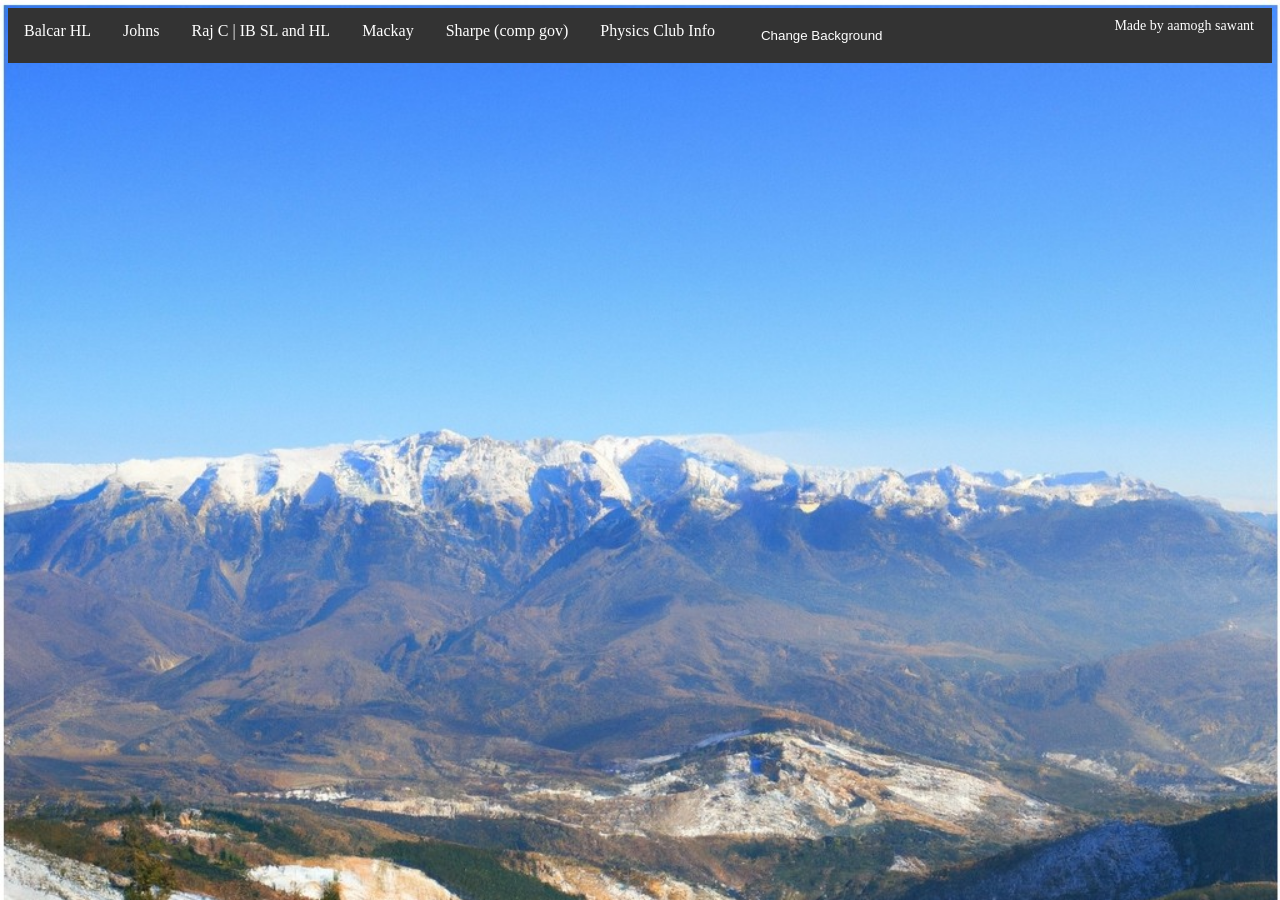
<file: index.html>
<!DOCTYPE html>
<html>
<head>
    <title>Password Authentication</title>
    <style>
        body {
			margin: 0;
			padding: 0;
			display: flex;
			align-items: center;
			justify-content: center;
			margin-top: 15%;
			background-color: rgb(56, 56, 56);
		}

		.main {
			height: 360px;
			padding: 20px;
			background-color: rgb(32, 32, 32);
			border-radius: 10px;
		}

		.userImage {
			display: flex;
			align-items: center;
			justify-content: center;
			font-family: montserrat;
			font-size: 0.8rem;
			color: rgb(255, 255, 255);
			margin-bottom: 40px;
		}


		.password_input {
			display: flex;
			height: 40px;
			margin: 20px;
		}

		.password_input input {
			border: none;
			border-bottom: 1px solid rgb(255, 255, 255);
			outline: none;
			background-color: rgb(32, 32, 32);
			color: white;
		}

		.login_box {
			display: flex;
			align-items: center;
			justify-content: center;
			margin-top: 20px;
		}

		.login_button {
			height: 30px;
			width: 100px;
			background-color: rgb(0, 0, 0);
			border-radius: 10px;
			outline: none;
			border: none;
			color: rgb(255, 255, 255);
			font-size: 12px;
			font-family: montserrat;
			cursor: pointer;
		}

		.login_button:hover {
			color: rgb(0, 0, 0);
			background-color: #fff;
			transform: translateY(-1px);
		}

		#hide_pass {
			display: none;
		}

		.popup {
			position: absolute;
			height: 200px;
			width: 350px;
			background-color: #fff;
			border-radius: 10px;
			display: flex;
			align-items: center;
			justify-content: center;
			flex-direction: column;
		}

		.popup h2 {
			font-size: 20px;
			font-family: montserrat;
			margin: 20px;
		}

		.popup {
			display: none;
		}

		.show_or_hide {
			display: flex;
			justify-content: center;
			align-items: center;
		}

		#show_pass,
		#hide_pass {
			height: 30px;
			width: 70px;
			background-color: rgb(0, 0, 0);
			color: white;
			border-radius: 10px;
			border: none;
			outline: none;
		}

		#show_pass:hover,
		#hide_pass:hover {
			color: rgb(0, 0, 0);
			background-color: #fff;
			transform: translateY(-1px);
		}
	</style>
    </style>
</head>

<body>
    <div class="main">
        <div class="userImage">
            <h1>Notes</h1>
        </div>
        <div class="password_input">
            <input type="password"
                id="pass"
                placeholder="Password" />
        </div>
        <div class="show_or_hide">
            <button id="show_pass"
                    onclick="togglePassword();">
                Show
            </button>
            <button id="hide_pass"
                    onclick="togglePassword();">
                Hide
            </button>
        </div>
        <div class="login_box">
            <button class="login_button"
                    onclick="authenticatePassword();">
                Login
            </button>
        </div>
    </div>
    <div class="popup" id="msg">
        <h2>Login Status</h2>
        <p id="loginStatus"></p>
    </div>
    <script src="script.js"></script>
<script src="button.js"></script>
</body>
</html>
</file>
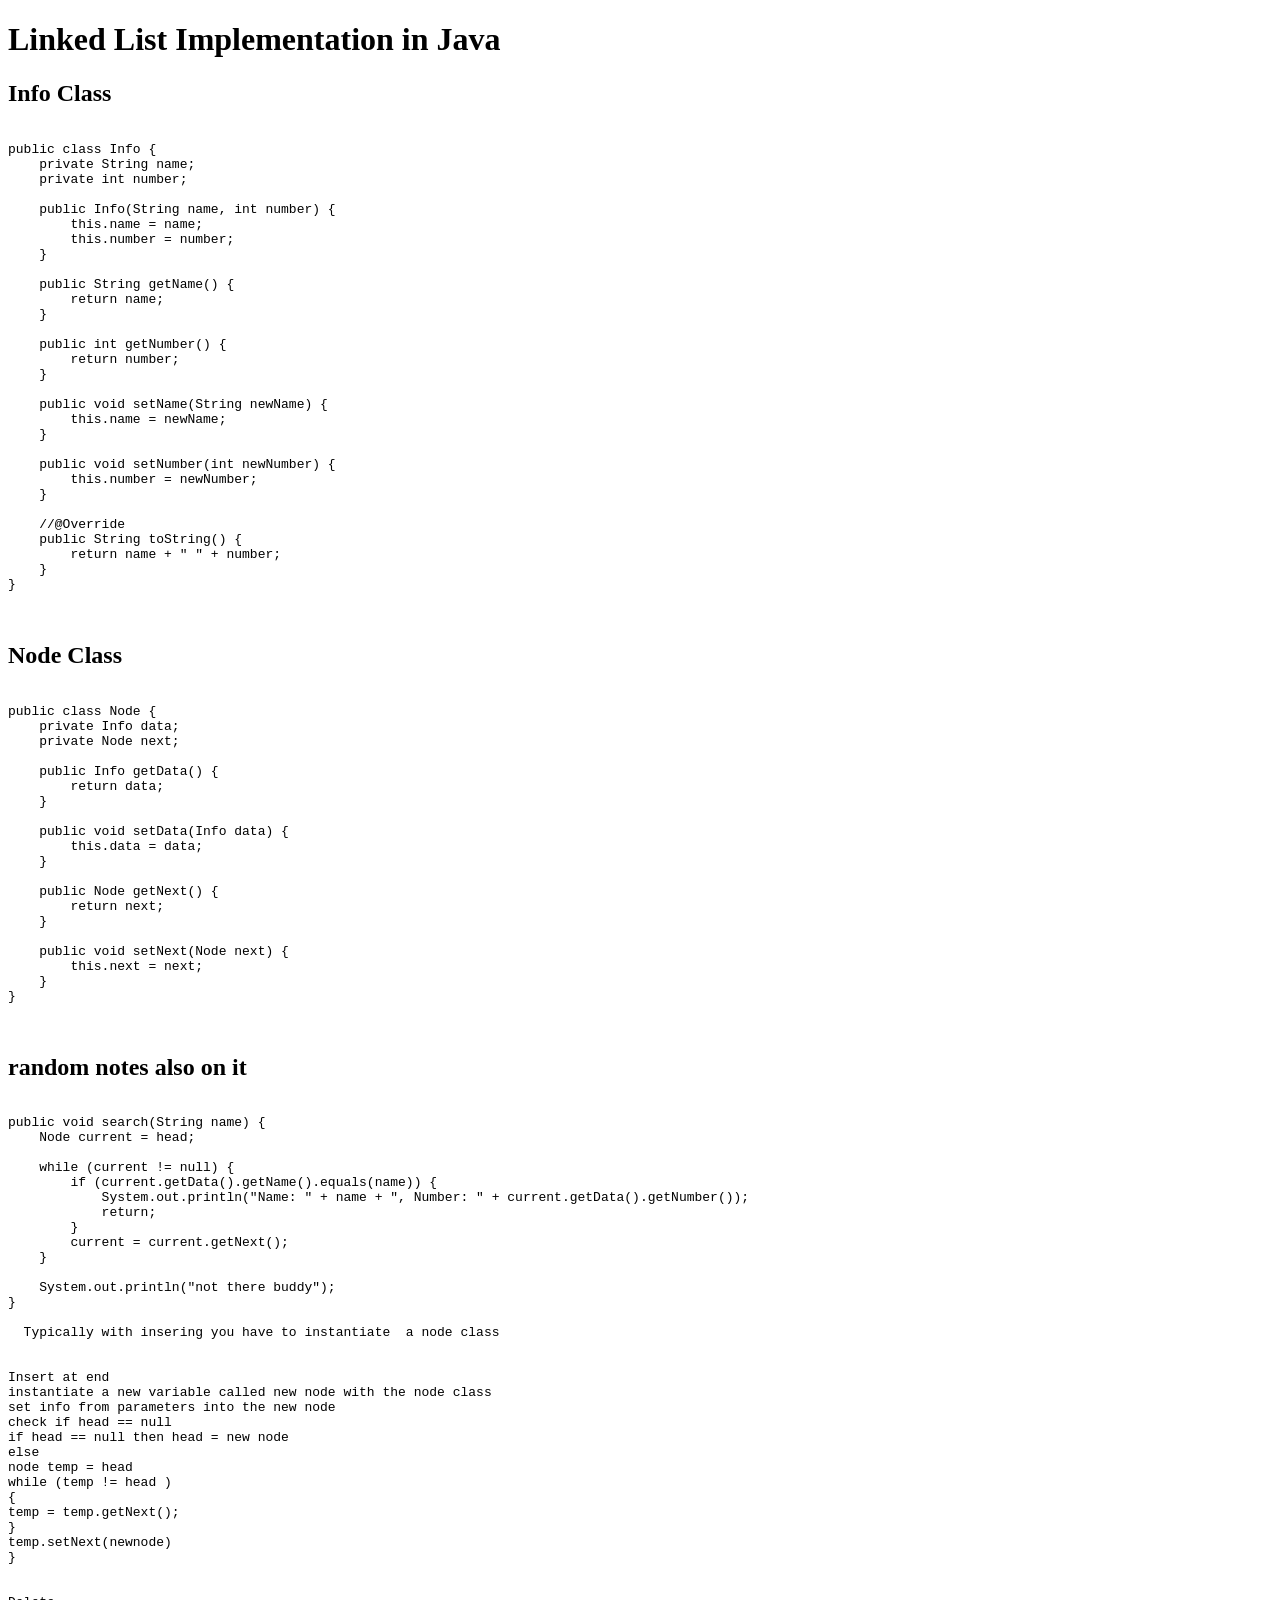
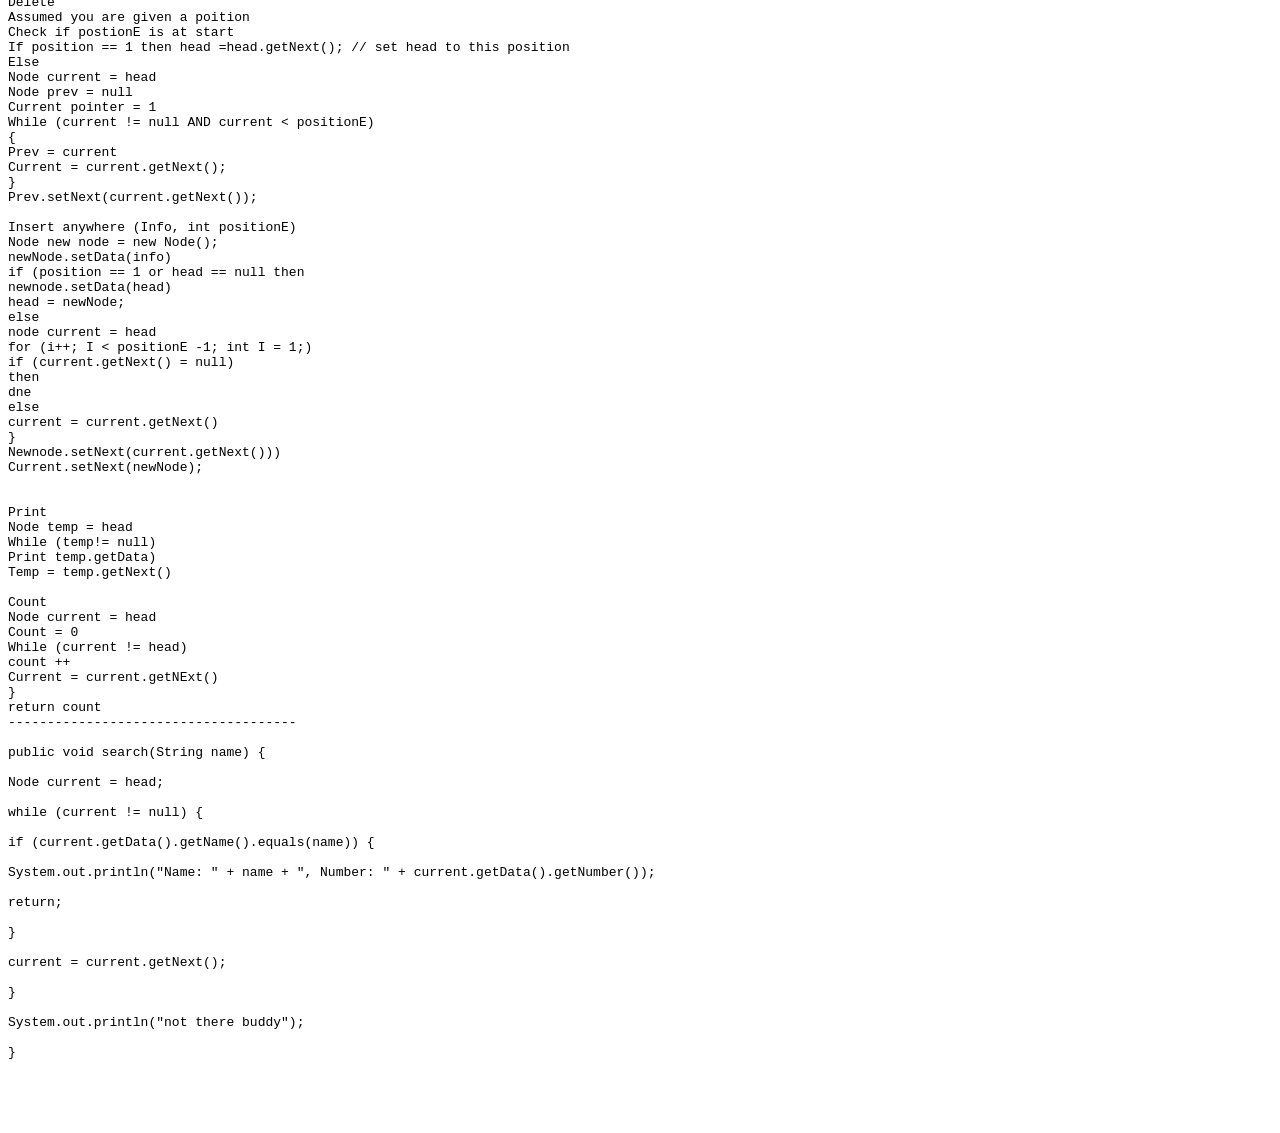
<file: NotesWebpage/CompSci/collectionNotes1.html>
<!DOCTYPE html>
<html>
<head>
    <title>Linked List Java Code</title>
</head>
<body>
    <h1>Linked List Implementation in Java</h1>

    <h2>Info Class</h2>
    <pre>
        <code>
public class Info {
    private String name;
    private int number;

    public Info(String name, int number) {
        this.name = name;
        this.number = number;
    }

    public String getName() {
        return name;
    }

    public int getNumber() {
        return number;
    }

    public void setName(String newName) {
        this.name = newName;
    }

    public void setNumber(int newNumber) {
        this.number = newNumber;
    }

    //@Override
    public String toString() {
        return name + " " + number;
    }
}
        </code>
    </pre>

    <!-- Repeat the same format for other classes and methods -->

    <h2>Node Class</h2>
    <pre>
        <code>
public class Node {
    private Info data;
    private Node next;

    public Info getData() {
        return data;
    }

    public void setData(Info data) {
        this.data = data;
    }

    public Node getNext() {
        return next;
    }

    public void setNext(Node next) {
        this.next = next;
    }
}
        </code>
    </pre>

    <!-- Include other classes and methods similarly -->

    <h2>random notes also on it</h2>
    <pre>
        <code>
public void search(String name) {
    Node current = head;

    while (current != null) {
        if (current.getData().getName().equals(name)) {
            System.out.println("Name: " + name + ", Number: " + current.getData().getNumber());
            return;
        }
        current = current.getNext();
    }

    System.out.println("not there buddy");
}
        
  Typically with insering you have to instantiate  a node class
            <br>
Insert at end 
instantiate a new variable called new node with the node class 
set info from parameters into the new node 
check if head == null
if head == null then head = new node 
else 
node temp = head
while (temp != head )
{
temp = temp.getNext();
}
temp.setNext(newnode) 
}
          <br>
Delete 
Assumed you are given a poition
Check if postionE is at start 
If position == 1 then head =head.getNext(); // set head to this position
Else
Node current = head
Node prev = null
Current pointer = 1
While (current != null AND current < positionE)
{
Prev = current 
Current = current.getNext();
}
Prev.setNext(current.getNext());

Insert anywhere (Info, int positionE)
Node new node = new Node();
newNode.setData(info)
if (position == 1 or head == null then
newnode.setData(head)
head = newNode; 
else
node current = head
for (i++; I < positionE -1; int I = 1;)
if (current.getNext() = null)
then
dne
else 
current = current.getNext()
}
Newnode.setNext(current.getNext()))
Current.setNext(newNode); 


Print 
Node temp = head
While (temp!= null)
Print temp.getData) 
Temp = temp.getNext()

Count 
Node current = head
Count = 0
While (current != head)
count ++
Current = current.getNExt()
}
return count
-------------------------------------

public void search(String name) {

Node current = head;

while (current != null) {

if (current.getData().getName().equals(name)) {

System.out.println("Name: " + name + ", Number: " + current.getData().getNumber());

return;

}

current = current.getNext();

}

System.out.println("not there buddy");

}


        </code>
    </pre>
    <!-- Include other methods like insert, delete, etc. -->

</body>
</html>
</file>
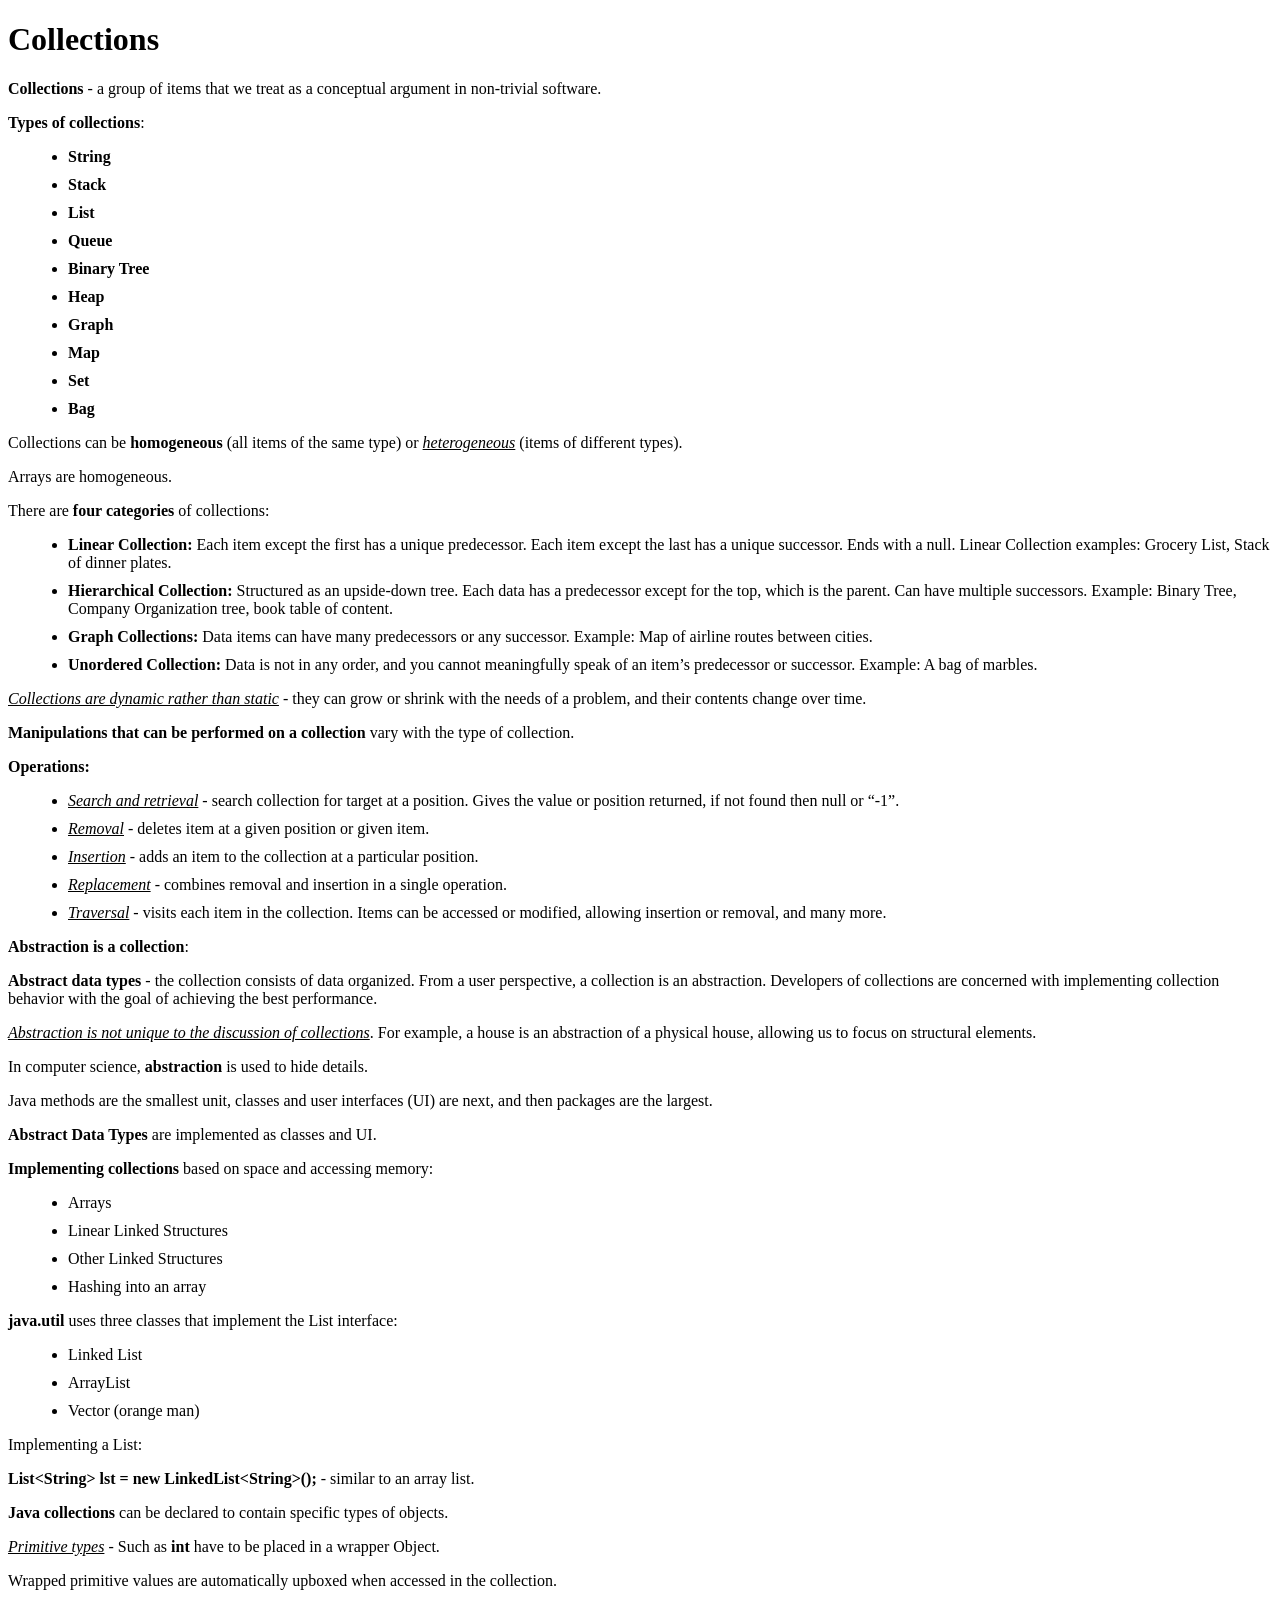
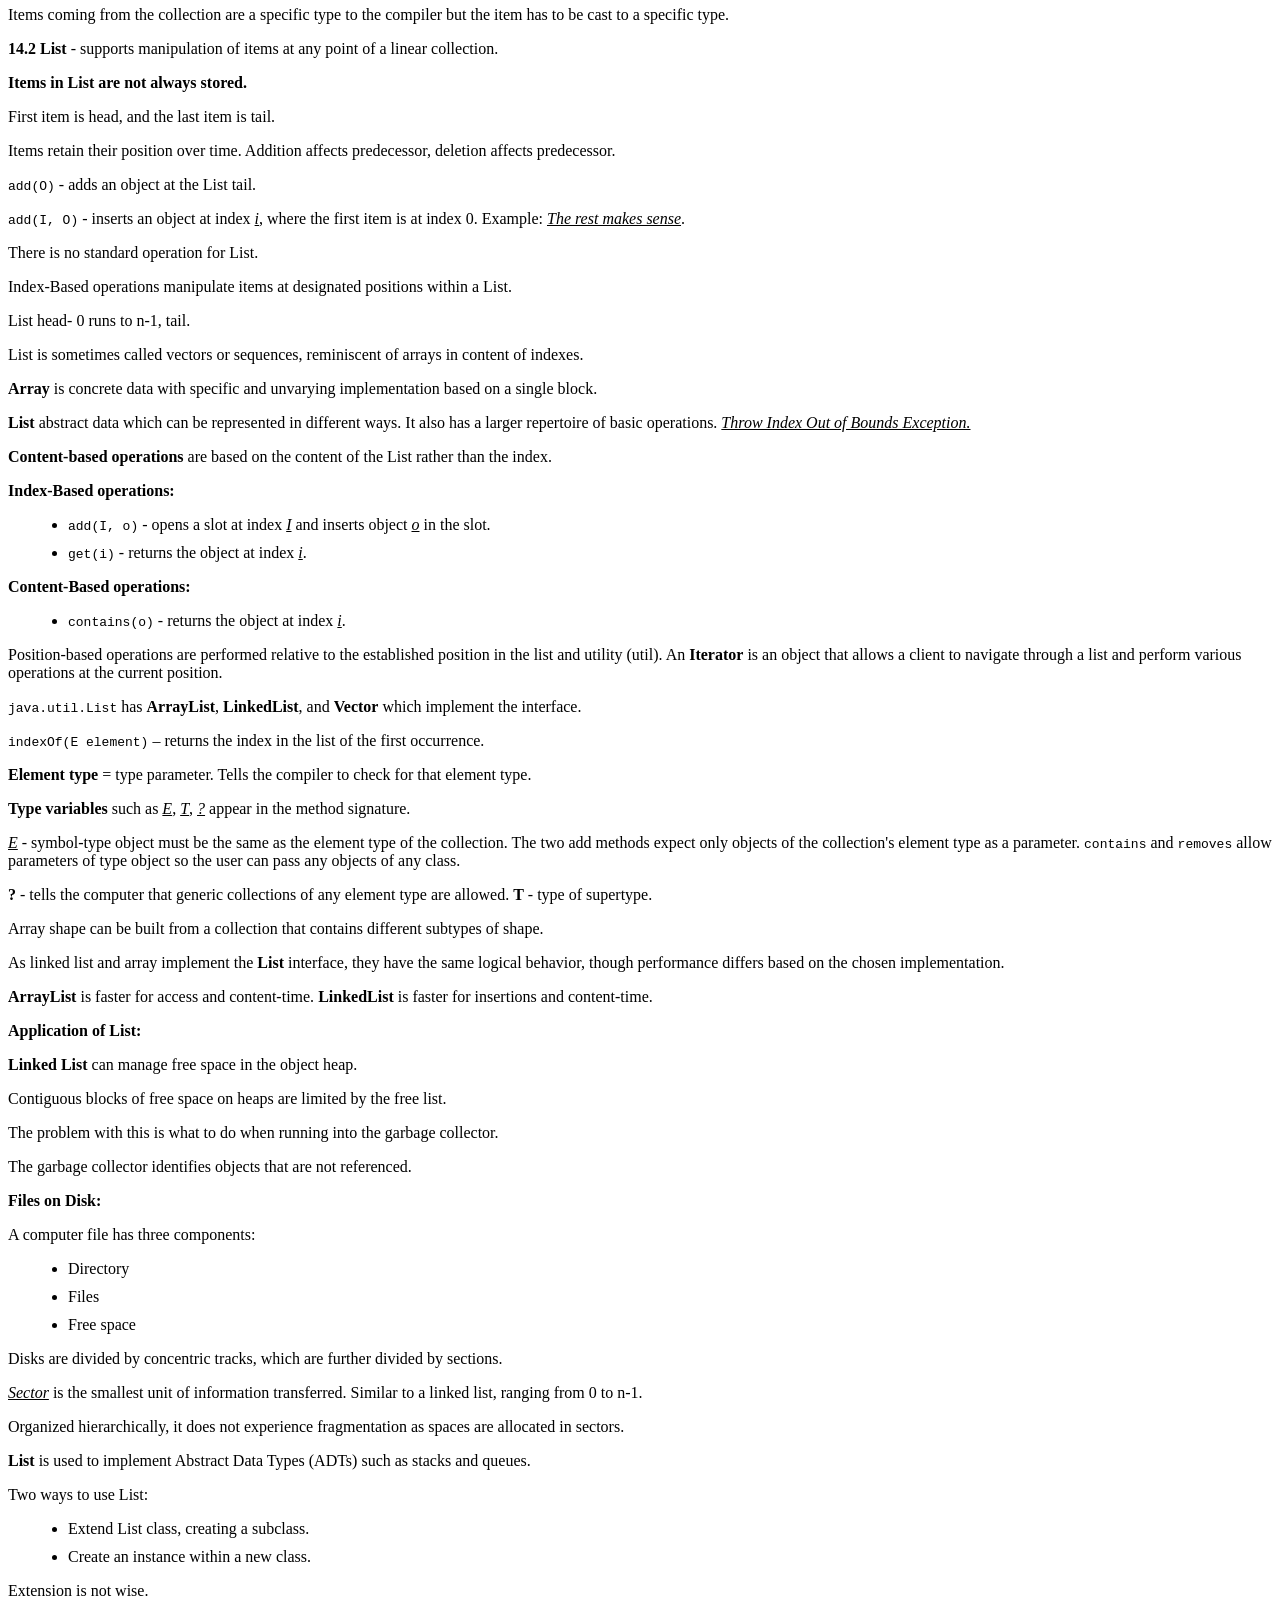
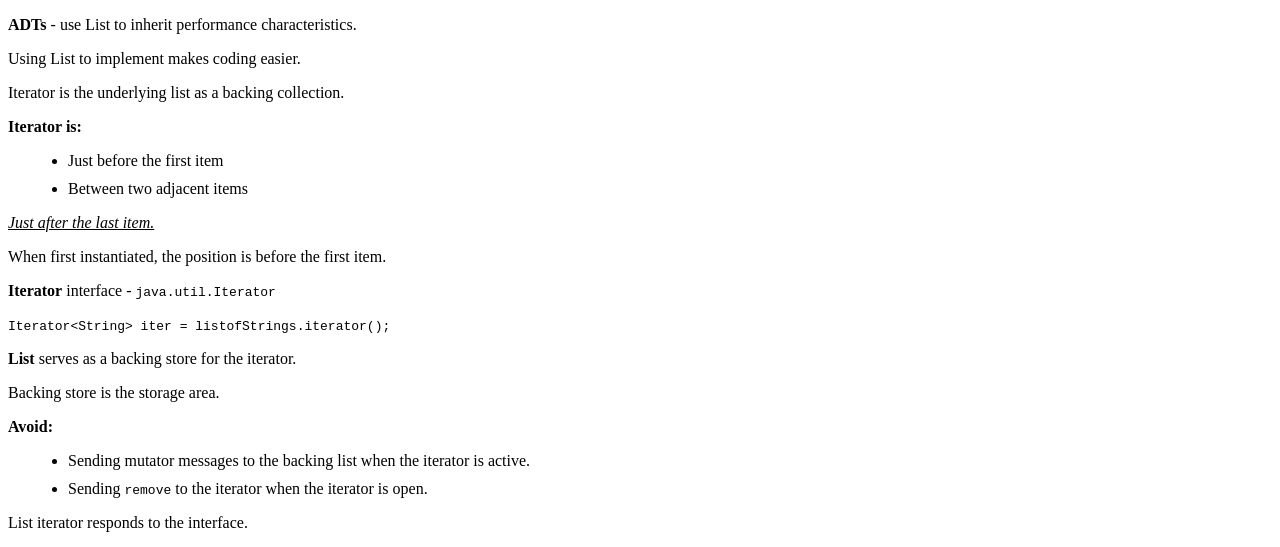
<file: NotesWebpage/CompSci/collectionsNotes.html>
<!DOCTYPE html>
<html>

<head>
    <style>
        /* Add some styling if desired */
        strong {
            font-weight: bold;
        }
        ul {
            list-style-type: disc;
            margin-left: 20px;
        }
        li {
            margin-bottom: 10px;
        }
        p {
            margin-bottom: 15px;
        }
        em {
            text-decoration: underline;
        }
    </style>
</head>

<body>
    <h1><strong>Collections</strong></h1>

    <p><strong>Collections</strong> - a group of items that we treat as a conceptual argument in non-trivial software.</p>

    <p><strong>Types of collections</strong>:</p>
    <ul>
        <li><strong>String</strong></li>
        <li><strong>Stack</strong></li>
        <li><strong>List</strong></li>
        <li><strong>Queue</strong></li>
        <li><strong>Binary Tree</strong></li>
        <li><strong>Heap</strong></li>
        <li><strong>Graph</strong></li>
        <li><strong>Map</strong></li>
        <li><strong>Set</strong></li>
        <li><strong>Bag</strong></li>
    </ul>

    <p>Collections can be <strong>homogeneous</strong> (all items of the same type) or <em>heterogeneous</em> (items of different types).</p>
    <p>Arrays are homogeneous.</p>

    <p>There are <strong>four categories</strong> of collections:</p>
    <ul>
        <li><strong>Linear Collection:</strong> Each item except the first has a unique predecessor. Each item except the last has a unique successor. Ends with a null. Linear Collection examples: Grocery List, Stack of dinner plates.</li>
        <li><strong>Hierarchical Collection:</strong> Structured as an upside-down tree. Each data has a predecessor except for the top, which is the parent. Can have multiple successors. Example: Binary Tree, Company Organization tree, book table of content.</li>
        <li><strong>Graph Collections:</strong> Data items can have many predecessors or any successor. Example: Map of airline routes between cities.</li>
        <li><strong>Unordered Collection:</strong> Data is not in any order, and you cannot meaningfully speak of an item’s predecessor or successor. Example: A bag of marbles.</li>
    </ul>

    <p><em>Collections are dynamic rather than static</em> - they can grow or shrink with the needs of a problem, and their contents change over time.</p>
  <p><strong>Manipulations that can be performed on a collection</strong> vary with the type of collection.</p>
    <p><strong>Operations:</strong></p>
    <ul>
        <li><em>Search and retrieval</em> - search collection for target at a position. Gives the value or position returned, if not found then null or “-1”.</li>
        <li><em>Removal</em> - deletes item at a given position or given item.</li>
        <li><em>Insertion</em> - adds an item to the collection at a particular position.</li>
        <li><em>Replacement</em> - combines removal and insertion in a single operation.</li>
        <li><em>Traversal</em> - visits each item in the collection. Items can be accessed or modified, allowing insertion or removal, and many more.</li>
    </ul>

    <p><strong>Abstraction is a collection</strong>:</p>
    <p><strong>Abstract data types</strong> - the collection consists of data organized. From a user perspective, a collection is an abstraction. Developers of collections are concerned with implementing collection behavior with the goal of achieving the best performance.</p>
    <p><em>Abstraction is not unique to the discussion of collections</em>. For example, a house is an abstraction of a physical house, allowing us to focus on structural elements.</p>
    
    <p>In computer science, <strong>abstraction</strong> is used to hide details.</p>

    <p>Java methods are the smallest unit, classes and user interfaces (UI) are next, and then packages are the largest.</p>

    <p><strong>Abstract Data Types</strong> are implemented as classes and UI.</p>

    <p><strong>Implementing collections</strong> based on space and accessing memory:</p>
    <ul>
        <li>Arrays</li>
        <li>Linear Linked Structures</li>
        <li>Other Linked Structures</li>
        <li>Hashing into an array</li>
    </ul>

    <p><strong>java.util</strong> uses three classes that implement the List interface:</p>
    <ul>
        <li>Linked List</li>
        <li>ArrayList</li>
        <li>Vector (orange man)</li>
    </ul>

    <p>Implementing a List:</p>
    <p><strong>List&lt;String&gt; lst = new LinkedList&lt;String&gt;();</strong> - similar to an array list.</p>

<p><strong>Java collections</strong> can be declared to contain specific types of objects.</p>

    <p><em>Primitive types</em> - Such as <strong>int</strong> have to be placed in a wrapper Object.</p>
    <p>Wrapped primitive values are automatically upboxed when accessed in the collection.</p>

    <p>Items coming from the collection are a specific type to the compiler but the item has to be cast to a specific type.</p>

    <p><strong>14.2 List</strong> - supports manipulation of items at any point of a linear collection.</p>
    
    <p><strong>Items in List are not always stored.</strong></p>
    <p>First item is head, and the last item is tail.</p>
    <p>Items retain their position over time. Addition affects predecessor, deletion affects predecessor.</p>

    <p><code>add(O)</code> - adds an object at the List tail.</p>
    <p><code>add(I, O)</code> - inserts an object at index <em>i</em>, where the first item is at index 0. Example: <em>The rest makes sense</em>.</p>

    <p>There is no standard operation for List.</p>

    <p>Index-Based operations manipulate items at designated positions within a List.</p>
    <p>List head- 0 runs to n-1, tail.</p>

    <p>List is sometimes called vectors or sequences, reminiscent of arrays in content of indexes.</p>

    <p><strong>Array</strong> is concrete data with specific and unvarying implementation based on a single block.</p>

<p><strong>List</strong> abstract data which can be represented in different ways. It also has a larger repertoire of basic operations. <em>Throw Index Out of Bounds Exception.</em></p>

    <p><strong>Content-based operations</strong> are based on the content of the List rather than the index.</p>
    <p><strong>Index-Based operations:</strong></p>
    <ul>
        <li><code>add(I, o)</code> - opens a slot at index <em>I</em> and inserts object <em>o</em> in the slot.</li>
        <li><code>get(i)</code> - returns the object at index <em>i</em>.</li>
    </ul>

    <p><strong>Content-Based operations:</strong></p>
    <ul>
        <li><code>contains(o)</code> - returns the object at index <em>i</em>.</li>
    </ul>

    <p>Position-based operations are performed relative to the established position in the list and utility (util). An <strong>Iterator</strong> is an object that allows a client to navigate through a list and perform various operations at the current position.</p>

    <p><code>java.util.List</code> has <strong>ArrayList</strong>, <strong>LinkedList</strong>, and <strong>Vector</strong> which implement the interface.</p>

    <p><code>indexOf(E element)</code> – returns the index in the list of the first occurrence.</p>

    <p><strong>Element type</strong> = type parameter. Tells the compiler to check for that element type.</p>
    <p><strong>Type variables</strong> such as <em>E</em>, <em>T</em>, <em>?</em> appear in the method signature.</p>

    <p><em>E</em> - symbol-type object must be the same as the element type of the collection. The two add methods expect only objects of the collection's element type as a parameter. <code>contains</code> and <code>removes</code> allow parameters of type object so the user can pass any objects of any class.</p>

    <p><strong>?</strong> - tells the computer that generic collections of any element type are allowed. <strong>T</strong> - type of supertype.</p>
    <p>Array shape can be built from a collection that contains different subtypes of shape.</p>

    <p>As linked list and array implement the <strong>List</strong> interface, they have the same logical behavior, though performance differs based on the chosen implementation.</p>
    <p><strong>ArrayList</strong> is faster for access and content-time. <strong>LinkedList</strong> is faster for insertions and content-time.</p>

<p><strong>Application of List:</strong></p>
    <p><strong>Linked List</strong> can manage free space in the object heap.</p>

    <p>Contiguous blocks of free space on heaps are limited by the free list.</p>
    <p>The problem with this is what to do when running into the garbage collector.</p>

    <p>The garbage collector identifies objects that are not referenced.</p>

    <p><strong>Files on Disk:</strong></p>
    <p>A computer file has three components:</p>
    <ul>
        <li>Directory</li>
        <li>Files</li>
        <li>Free space</li>
    </ul>

    <p>Disks are divided by concentric tracks, which are further divided by sections.</p>

    <p><em>Sector</em> is the smallest unit of information transferred. Similar to a linked list, ranging from 0 to n-1.</p>

    <p>Organized hierarchically, it does not experience fragmentation as spaces are allocated in sectors.</p>

    <p><strong>List</strong> is used to implement Abstract Data Types (ADTs) such as stacks and queues.</p>

    <p>Two ways to use List:</p>
    <ul>
        <li>Extend List class, creating a subclass.</li>
        <li>Create an instance within a new class.</li>
    </ul>

    <p>Extension is not wise.</p>

    <p><strong>ADTs</strong> - use List to inherit performance characteristics.</p>

    <p>Using List to implement makes coding easier.</p>

    <p>Iterator is the underlying list as a backing collection.</p>

    <p><strong>Iterator is:</strong></p>
    <ul>
        <li>Just before the first item</li>
        <li>Between two adjacent items</li>
    </ul>

<p><em>Just after the last item.</em></p>

    <p>When first instantiated, the position is before the first item.</p>

    <p><strong>Iterator</strong> interface - <code>java.util.Iterator</code></p>
    <p><code>Iterator&lt;String&gt; iter = listofStrings.iterator();</code></p>

    <p><strong>List</strong> serves as a backing store for the iterator.</p>
    <p>Backing store is the storage area.</p>

    <p><strong>Avoid:</strong></p>
    <ul>
        <li>Sending mutator messages to the backing list when the iterator is active.</li>
        <li>Sending <code>remove</code> to the iterator when the iterator is open.</li>
    </ul>

    <p>List iterator responds to the interface.</p>


</body>

</html>
</file>
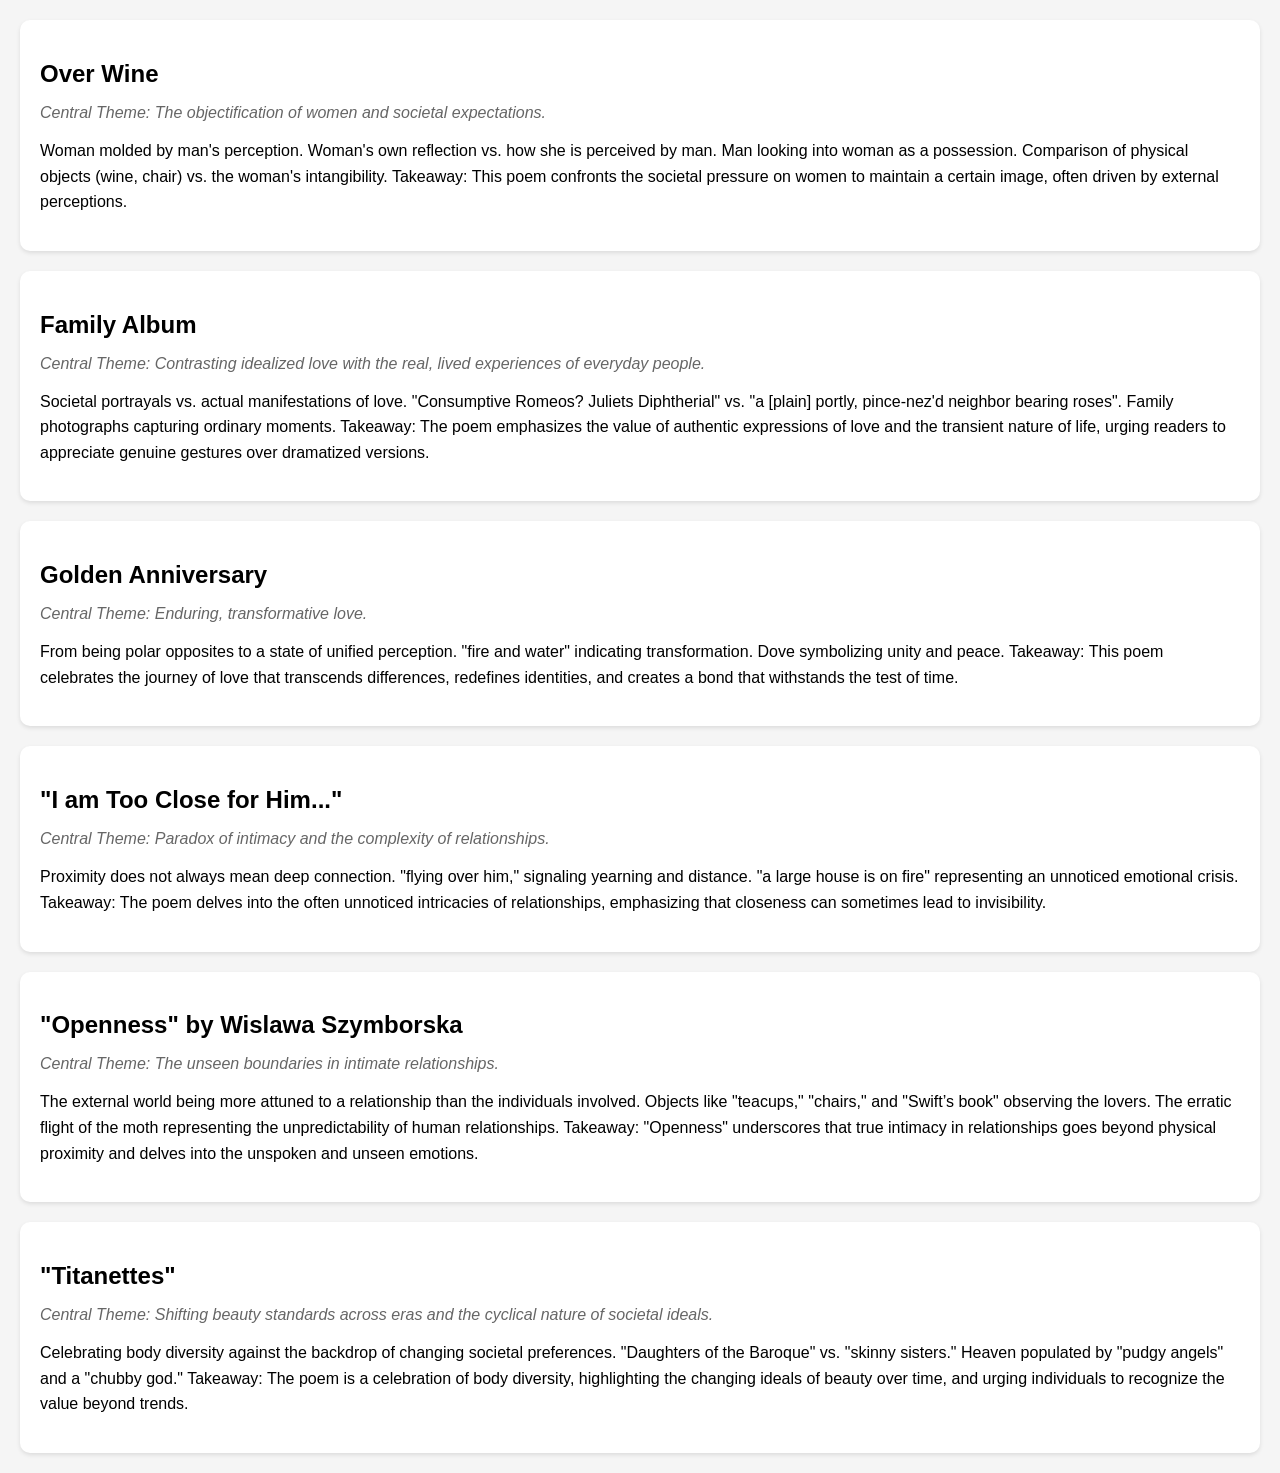
<file: NotesWebpage/English/johnspoem1and6.html>
<!DOCTYPE html>
<html lang="en">
<head>
<meta charset="UTF-8">
<meta name="viewport" content="width=device-width, initial-scale=1.0">
<title>First 6 Poems</title>
<style>
  body {
    font-family: Arial, sans-serif;
    margin: 20px;
    padding: 0;
    background-color: #f5f5f5;
  }
  .poem {
    background-color: white;
    border-radius: 10px;
    padding: 20px;
    margin-bottom: 20px;
    box-shadow: 0 2px 4px rgba(0, 0, 0, 0.1);
  }
  .poem-title {
    font-size: 24px;
    font-weight: bold;
    margin-bottom: 10px;
  }
  .poem-theme {
    font-style: italic;
    color: #666;
    margin-bottom: 15px;
  }
  .poem-content {
    line-height: 1.6;
  }
  .poem-img {
    max-width: 100%;
    height: auto;
    border-radius: 5px;
    margin-top: 15px;
  }
</style>
</head>
<body>
  <div class="poem">
    <h2 class="poem-title">Over Wine</h2>
    <p class="poem-theme">Central Theme: The objectification of women and societal expectations.</p>
    <p class="poem-content">Woman molded by man's perception. Woman's own reflection vs. how she is perceived by man. Man looking into woman as a possession. Comparison of physical objects (wine, chair) vs. the woman's intangibility. Takeaway: This poem confronts the societal pressure on women to maintain a certain image, often driven by external perceptions.</p>
  </div>
  <div class="poem">
    <h2 class="poem-title">Family Album</h2>
    <p class="poem-theme">Central Theme: Contrasting idealized love with the real, lived experiences of everyday people.</p>
    <p class="poem-content">Societal portrayals vs. actual manifestations of love. "Consumptive Romeos? Juliets Diphtherial" vs. "a [plain] portly, pince-nez'd neighbor bearing roses". Family photographs capturing ordinary moments. Takeaway: The poem emphasizes the value of authentic expressions of love and the transient nature of life, urging readers to appreciate genuine gestures over dramatized versions.</p>
  </div>
  <div class="poem">
    <h2 class="poem-title">Golden Anniversary</h2>
    <p class="poem-theme">Central Theme: Enduring, transformative love.</p>
    <p class="poem-content">From being polar opposites to a state of unified perception. "fire and water" indicating transformation. Dove symbolizing unity and peace. Takeaway: This poem celebrates the journey of love that transcends differences, redefines identities, and creates a bond that withstands the test of time.</p>
  </div>
  <div class="poem">
    <h2 class="poem-title">"I am Too Close for Him..."</h2>
    <p class="poem-theme">Central Theme: Paradox of intimacy and the complexity of relationships.</p>
    <p class="poem-content">Proximity does not always mean deep connection. "flying over him," signaling yearning and distance. "a large house is on fire" representing an unnoticed emotional crisis. Takeaway: The poem delves into the often unnoticed intricacies of relationships, emphasizing that closeness can sometimes lead to invisibility.</p>
  </div>
  <div class="poem">
    <h2 class="poem-title">"Openness" by Wislawa Szymborska</h2>
    <p class="poem-theme">Central Theme: The unseen boundaries in intimate relationships.</p>
    <p class="poem-content">The external world being more attuned to a relationship than the individuals involved. Objects like "teacups," "chairs," and "Swift’s book" observing the lovers. The erratic flight of the moth representing the unpredictability of human relationships. Takeaway: "Openness" underscores that true intimacy in relationships goes beyond physical proximity and delves into the unspoken and unseen emotions.</p>
  </div>
  <div class="poem">
    <h2 class="poem-title">"Titanettes"</h2>
    <p class="poem-theme">Central Theme: Shifting beauty standards across eras and the cyclical nature of societal ideals.</p>
    <p class="poem-content">Celebrating body diversity against the backdrop of changing societal preferences. "Daughters of the Baroque" vs. "skinny sisters." Heaven populated by "pudgy angels" and a "chubby god." Takeaway: The poem is a celebration of body diversity, highlighting the changing ideals of beauty over time, and urging individuals to recognize the value beyond trends.</p>
  </div>
</body>
</html>
</file>
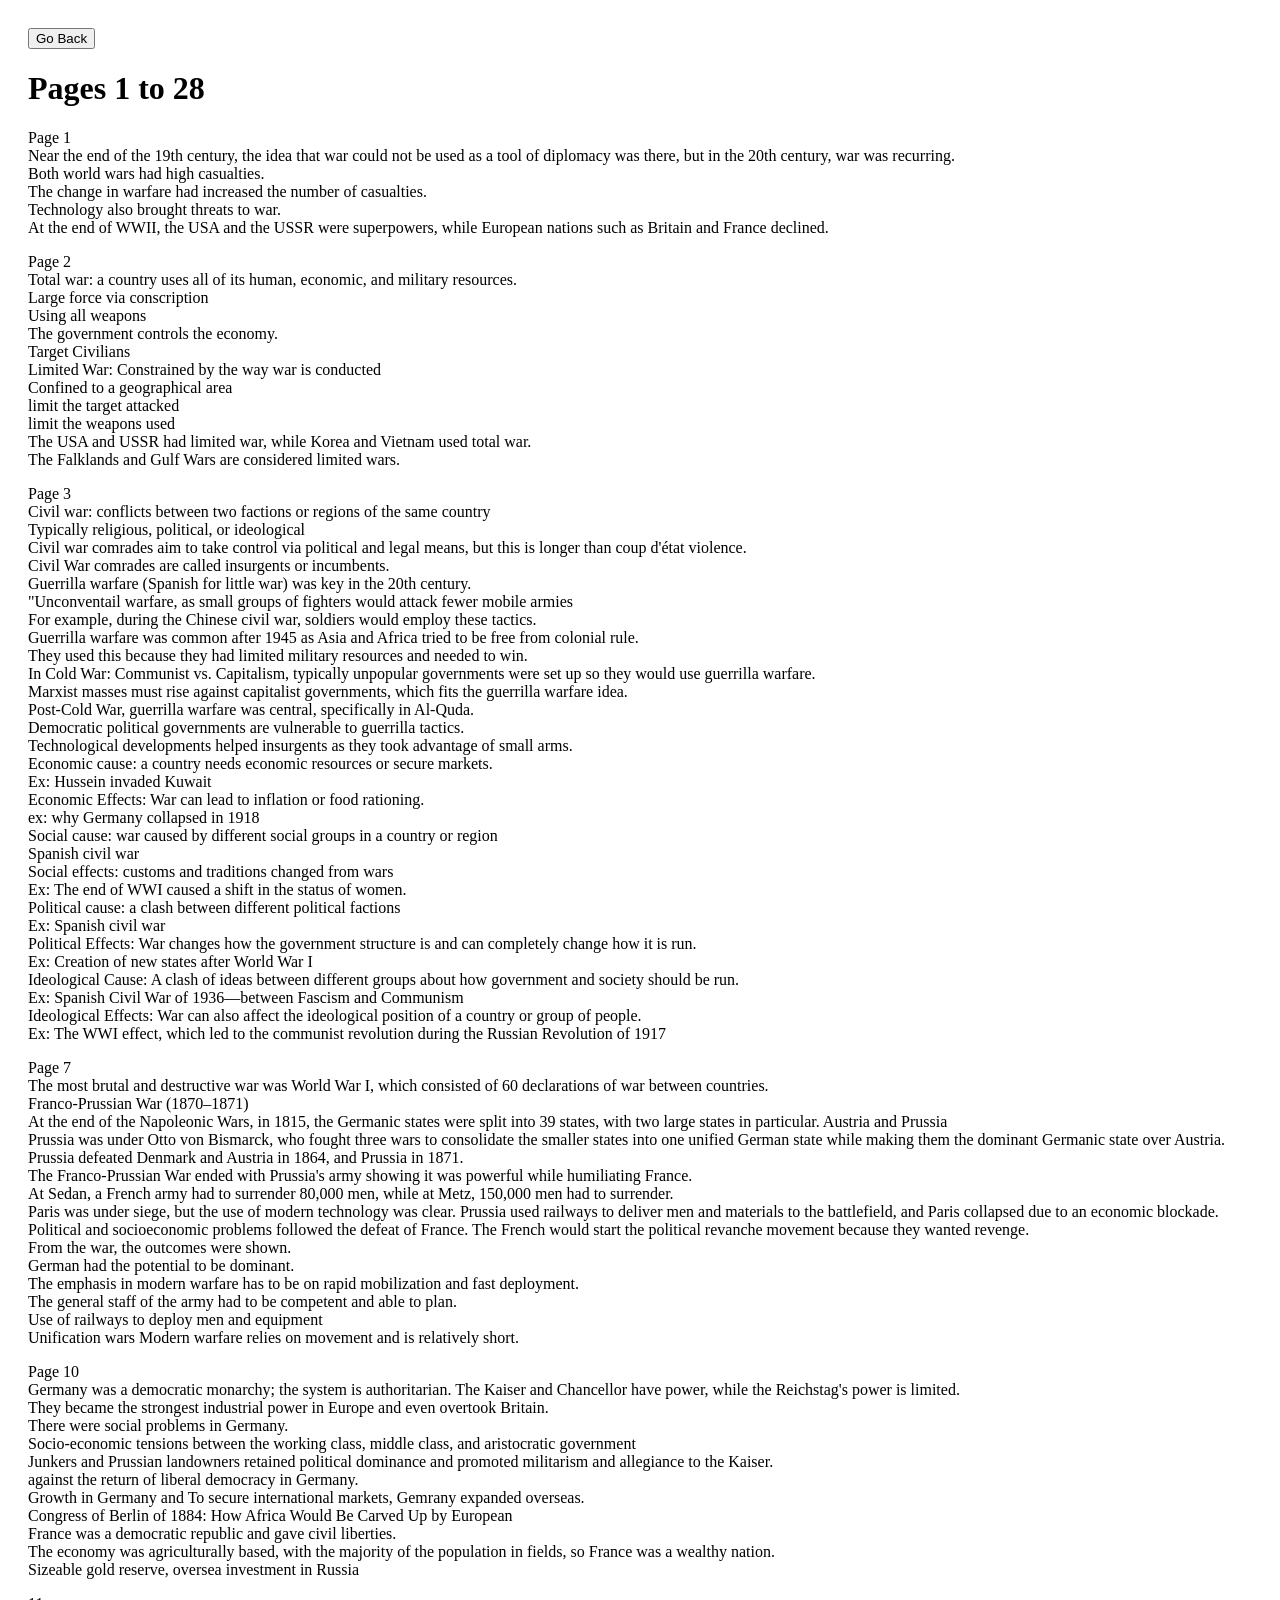
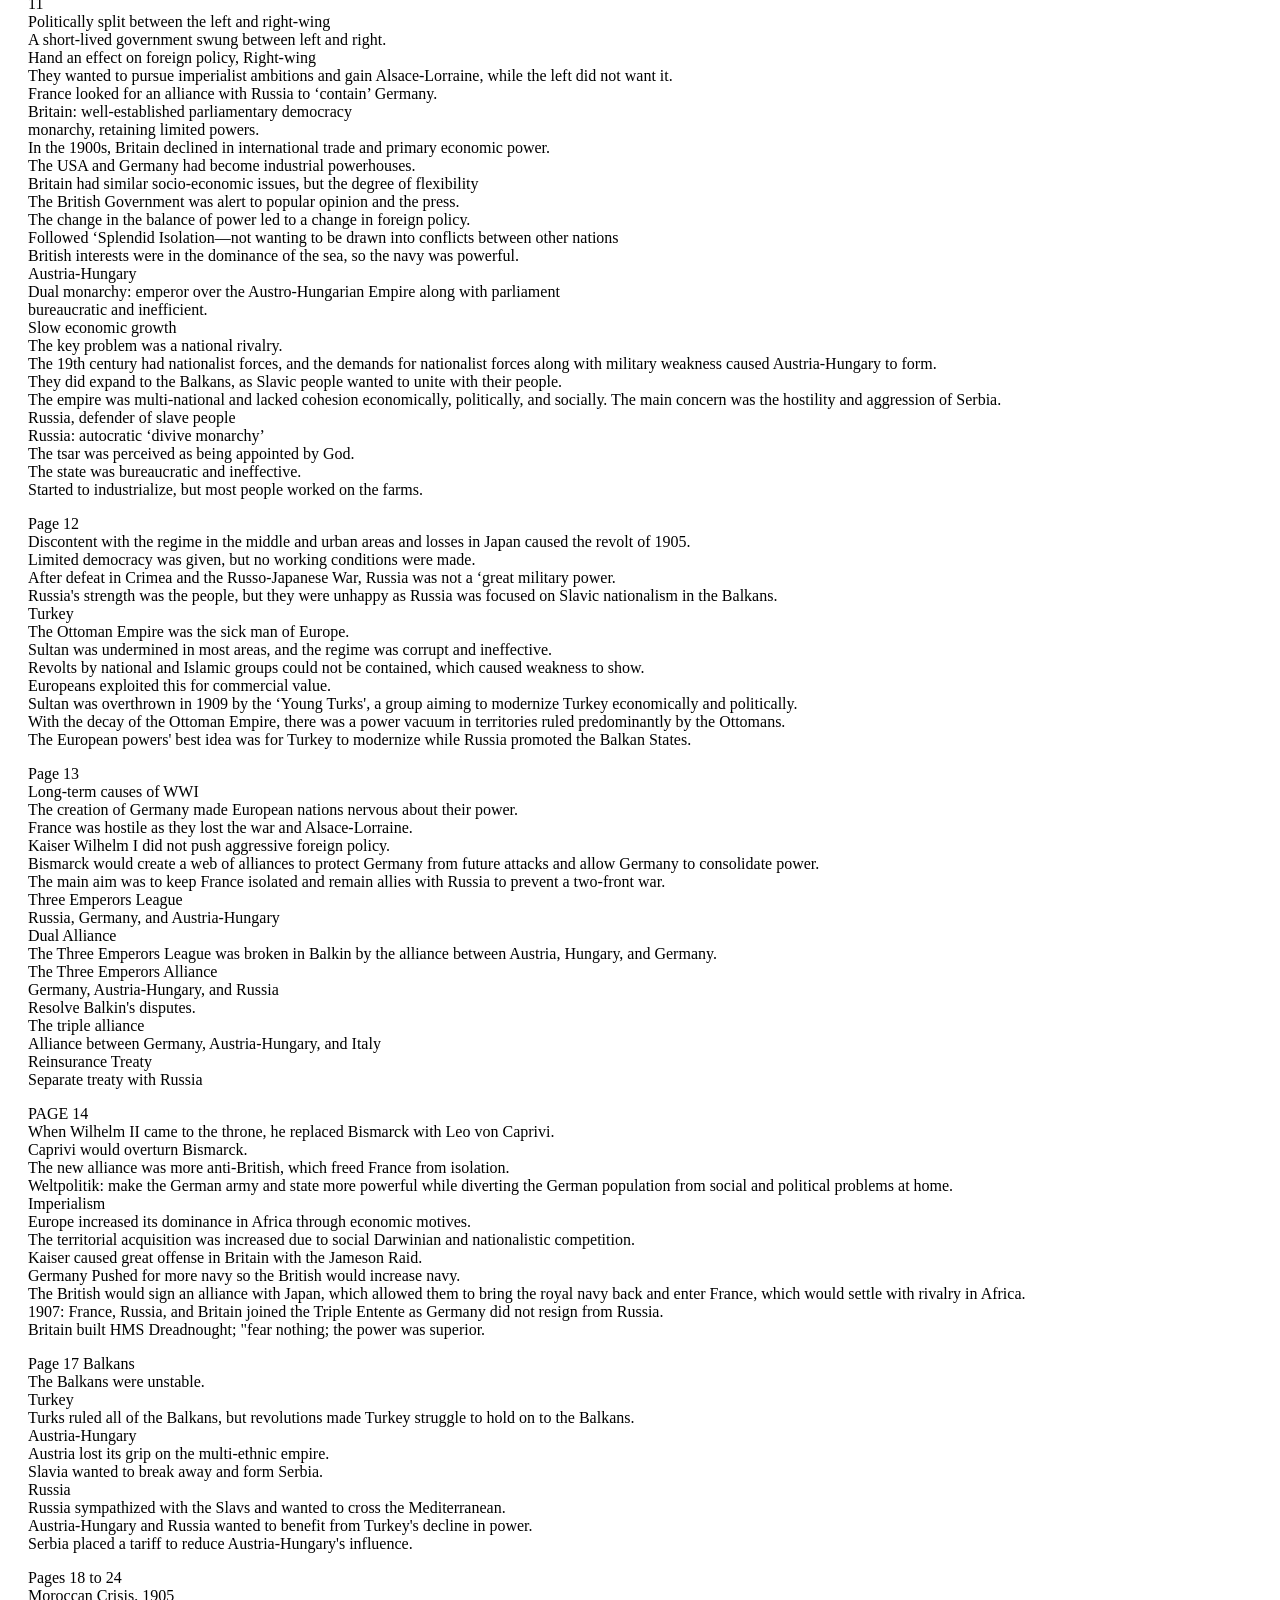
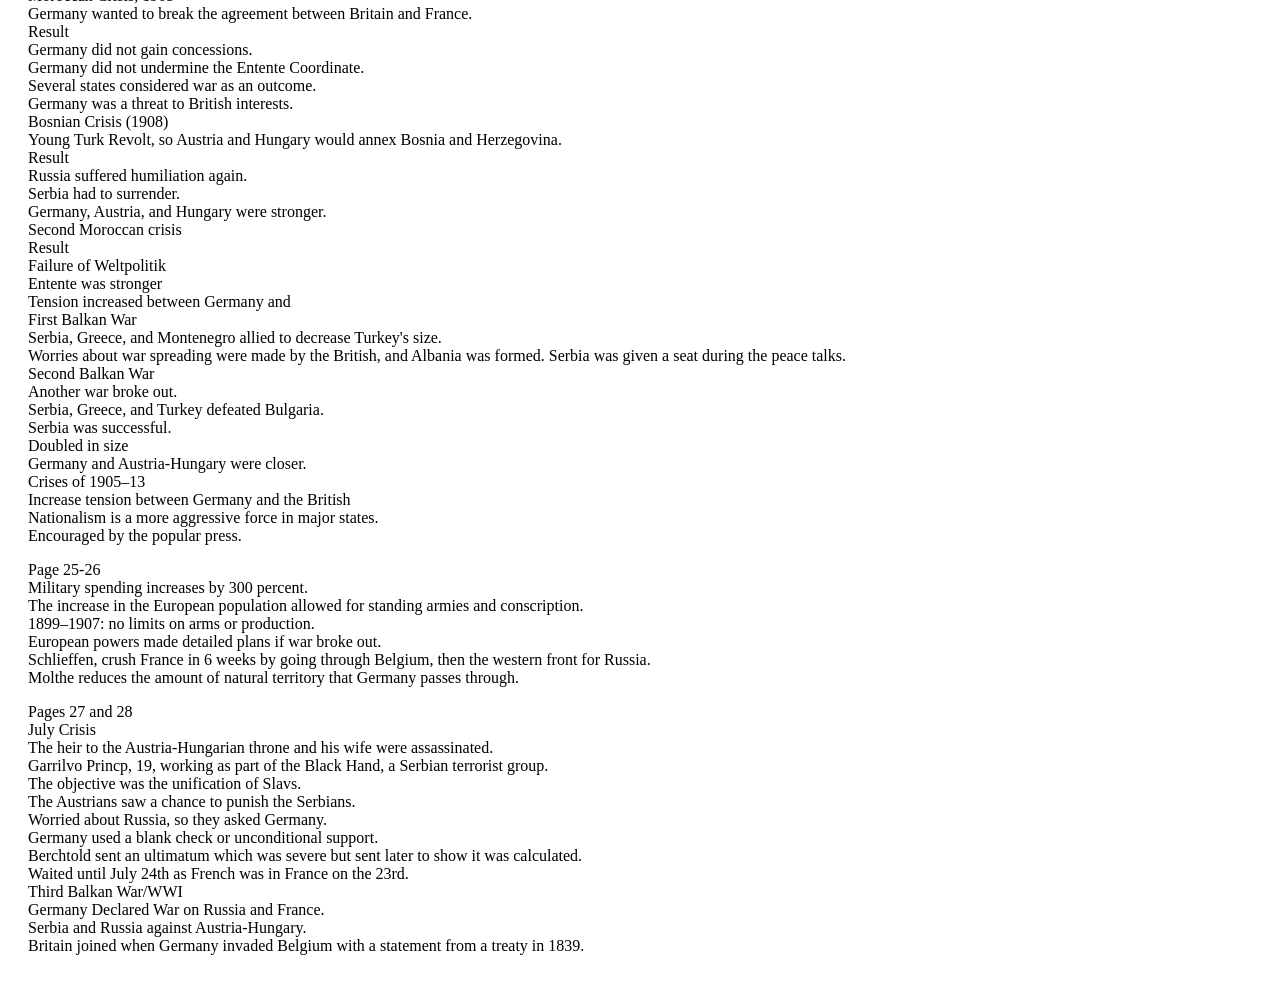
<file: NotesWebpage/History/chapter1.html>
<!DOCTYPE html>
<html lang="en">
<head>
<meta charset="UTF-8">
<meta name="viewport" content="width=device-width, initial-scale=1.0">
<title>Chapter 1 - Content</title>
<style>
  body {
    padding: 20px;
  }
</style>
  <script>
    function goBack() {
      history.back();
    }
  </script>
</head>
<body>
<button onclick="goBack()">Go Back</button>
<h1>Pages 1 to 28 </h1>
<p id="Page1">
  Page 1<br>
    Near the end of the 19th century, the idea that war could not be used as a tool of diplomacy was there, but in the 20th century, war was recurring.<br>
    Both world wars had high casualties.<br>
    The change in warfare had increased the number of casualties.<br>
    Technology also brought threats to war.<br>
    At the end of WWII, the USA and the USSR were superpowers, while European nations such as Britain and France declined.<br>
  </p>
  
  <p id="Page2">
    Page 2 <br>
    Total war: a country uses all of its human, economic, and military resources.<br>
    Large force via conscription<br>
    Using all weapons<br>
    The government controls the economy.<br>
    Target Civilians<br>
    
    Limited War: Constrained by the way war is conducted<br>
    Confined to a geographical area<br>
    limit the target attacked<br>
    limit the weapons used<br>
    
    The USA and USSR had limited war, while Korea and Vietnam used total war.<br>
    
    The Falklands and Gulf Wars are considered limited wars.<br>
  </p>
  <p id="Page3">
    Page 3 <br>
    Civil war: conflicts between two factions or regions of the same country <br>
    Typically religious, political, or ideological<br>
    Civil war comrades aim to take control via political and legal means, but this is longer than coup d'état violence.<br>
    Civil War comrades are called insurgents or incumbents.<br>

    Guerrilla warfare (Spanish for little war) was key in the 20th century.<br>
    "Unconventail warfare, as small groups of fighters would attack fewer mobile armies<br>
    For example, during the Chinese civil war, soldiers would employ these tactics.<br>
    Guerrilla warfare was common after 1945 as Asia and Africa tried to be free from colonial rule.<br>
    They used this because they had limited military resources and needed to win.<br>
    In Cold War: Communist vs. Capitalism, typically unpopular governments were set up so they would use guerrilla warfare.<br>
    Marxist masses must rise against capitalist governments, which fits the guerrilla warfare idea.<br>

    Post-Cold War, guerrilla warfare was central, specifically in Al-Quda.<br>
    Democratic political governments are vulnerable to guerrilla tactics.<br>
    Technological developments helped insurgents as they took advantage of small arms.<br>
    Economic cause: a country needs economic resources or secure markets.<br>
    Ex: Hussein invaded Kuwait<br>
    Economic Effects: War can lead to inflation or food rationing.<br>
    ex: why Germany collapsed in 1918<br>
    Social cause: war caused by different social groups in a country or region<br>
    Spanish civil war<br>
    Social effects: customs and traditions changed from wars<br>
    Ex: The end of WWI caused a shift in the status of women.<br>
    Political cause: a clash between different political factions<br>
    Ex: Spanish civil war<br>
    Political Effects: War changes how the government structure is and can completely change how it is run.<br>
    Ex: Creation of new states after World War I<br>
    Ideological Cause: A clash of ideas between different groups about how government and society should be run.<br>
    Ex: Spanish Civil War of 1936—between Fascism and Communism<br>
    Ideological Effects: War can also affect the ideological position of a country or group of people.<br>
    Ex: The WWI effect, which led to the communist revolution during the Russian Revolution of 1917<br>
  </p>
   <p id="Page7">
     Page 7<br>
    The most brutal and destructive war was World War I, which consisted of 60 declarations of war between countries.<br>

    Franco-Prussian War (1870–1871)<br>

    At the end of the Napoleonic Wars, in 1815, the Germanic states were split into 39 states, with two large states in particular. Austria and Prussia<br>

    Prussia was under Otto von Bismarck, who fought three wars to consolidate the smaller states into one unified German state while making them the dominant Germanic state over Austria.<br>

    Prussia defeated Denmark and Austria in 1864, and Prussia in 1871.<br>

    The Franco-Prussian War ended with Prussia's army showing it was powerful while humiliating France.<br>

    At Sedan, a French army had to surrender 80,000 men, while at Metz, 150,000 men had to surrender.<br>

    Paris was under siege, but the use of modern technology was clear. Prussia used railways to deliver men and materials to the battlefield, and Paris collapsed due to an economic blockade.<br>

    Political and socioeconomic problems followed the defeat of France. The French would start the political revanche movement because they wanted revenge.<br>

    From the war, the outcomes were shown.<br>

    German had the potential to be dominant.<br>
    The emphasis in modern warfare has to be on rapid mobilization and fast deployment.<br>
    The general staff of the army had to be competent and able to plan.<br>
    Use of railways to deploy men and equipment<br>
    Unification wars Modern warfare relies on movement and is relatively short.<br>
  </p>
  
  <p id="Page8">
    Page 10<br>
    Germany was a democratic monarchy; the system is authoritarian. The Kaiser and Chancellor have power, while the Reichstag's power is limited.<br>

    They became the strongest industrial power in Europe and even overtook Britain.<br>

    There were social problems in Germany.<br>

    Socio-economic tensions between the working class, middle class, and aristocratic government<br>

    Junkers and Prussian landowners retained political dominance and promoted militarism and allegiance to the Kaiser.<br>
    against the return of liberal democracy in Germany.<br>

    Growth in Germany and To secure international markets, Gemrany expanded overseas.<br>

    Congress of Berlin of 1884: How Africa Would Be Carved Up by European<br>

    France was a democratic republic and gave civil liberties.<br>

    The economy was agriculturally based, with the majority of the population in fields, so France was a wealthy nation.<br>

    Sizeable gold reserve, oversea investment in Russia<br>
  </p>

  <p id="Page9">
    11<br>

    Politically split between the left and right-wing<br>

    A short-lived government swung between left and right.<br>

    Hand an effect on foreign policy, Right-wing<br>

    They wanted to pursue imperialist ambitions and gain Alsace-Lorraine, while the left did not want it.<br>

    France looked for an alliance with Russia to ‘contain’ Germany.<br>

    Britain: well-established parliamentary democracy<br>

    monarchy, retaining limited powers.<br>

    In the 1900s, Britain declined in international trade and primary economic power.<br>

    The USA and Germany had become industrial powerhouses.<br>

    Britain had similar socio-economic issues, but the degree of flexibility<br>
    The British Government was alert to popular opinion and the press.<br>

    The change in the balance of power led to a change in foreign policy.<br>

    Followed ‘Splendid Isolation—not wanting to be drawn into conflicts between other nations<br>

    British interests were in the dominance of the sea, so the navy was powerful.<br>

    Austria-Hungary <br>

    Dual monarchy: emperor over the Austro-Hungarian Empire along with parliament<br>

    bureaucratic and inefficient.<br>

    Slow economic growth<br>

    The key problem was a national rivalry.<br>

    The 19th century had nationalist forces, and the demands for nationalist forces along with military weakness caused Austria-Hungary to form.<br>

    They did expand to the Balkans, as Slavic people wanted to unite with their people.<br>

    The empire was multi-national and lacked cohesion economically, politically, and socially. The main concern was the hostility and aggression of Serbia.<br>

    Russia, defender of slave people<br>

    Russia: autocratic ‘divive monarchy’<br>

    The tsar was perceived as being appointed by God.<br>

    The state was bureaucratic and ineffective.<br>

    Started to industrialize, but most people worked on the farms.<br>
  </p>
  <p id="Page12">
    Page 12<br>

    Discontent with the regime in the middle and urban areas and losses in Japan caused the revolt of 1905.<br>

    Limited democracy was given, but no working conditions were made.<br>

    After defeat in Crimea and the Russo-Japanese War, Russia was not a ‘great military power.<br>

    Russia's strength was the people, but they were unhappy as Russia was focused on Slavic nationalism in the Balkans.<br>

    Turkey<br>

    The Ottoman Empire was the sick man of Europe.<br>

    Sultan was undermined in most areas, and the regime was corrupt and ineffective.<br>

    Revolts by national and Islamic groups could not be contained, which caused weakness to show.<br>

    Europeans exploited this for commercial value.<br>

    Sultan was overthrown in 1909 by the ‘Young Turks', a group aiming to modernize Turkey economically and politically.<br>

    With the decay of the Ottoman Empire, there was a power vacuum in territories ruled predominantly by the Ottomans.<br>

    The European powers' best idea was for Turkey to modernize while Russia promoted the Balkan States.<br>
  </p>

  <p id="Page13">
    Page 13<br>

    Long-term causes of WWI<br>

    The creation of Germany made European nations nervous about their power.<br>

    France was hostile as they lost the war and Alsace-Lorraine.<br>

    Kaiser Wilhelm I did not push aggressive foreign policy.<br>

    Bismarck would create a web of alliances to protect Germany from future attacks and allow Germany to consolidate power.<br>

    The main aim was to keep France isolated and remain allies with Russia to prevent a two-front war.<br>

    Three Emperors League<br>

    Russia, Germany, and Austria-Hungary<br>

    Dual Alliance<br>

    The Three Emperors League was broken in Balkin by the alliance between Austria, Hungary, and Germany.<br>

    The Three Emperors Alliance<br>

    Germany, Austria-Hungary, and Russia<br>

    Resolve Balkin's disputes.<br>

    The triple alliance<br>

    Alliance between Germany, Austria-Hungary, and Italy<br>

    Reinsurance Treaty<br>

    Separate treaty with Russia<br>
  </p>

  <p id="Page14">
    PAGE 14<br>

    When Wilhelm II came to the throne, he replaced Bismarck with Leo von Caprivi.<br>

    Caprivi would overturn Bismarck.<br>

    The new alliance was more anti-British, which freed France from isolation.<br>

    Weltpolitik: make the German army and state more powerful while diverting the German population from social and political problems at home.<br>

    Imperialism<br>

    Europe increased its dominance in Africa through economic motives.<br>

    The territorial acquisition was increased due to social Darwinian and nationalistic competition.<br>

    Kaiser caused great offense in Britain with the Jameson Raid.<br>

    Germany Pushed for more navy so the British would increase navy.<br>

    The British would sign an alliance with Japan, which allowed them to bring the royal navy back and enter France, which would settle with rivalry in Africa.<br>

    1907: France, Russia, and Britain joined the Triple Entente as Germany did not resign from Russia.<br>

    Britain built HMS Dreadnought; "fear nothing; the power was superior.<br>
  </p>
<p id="Page17">
    Page 17

    Balkans<br>

    The Balkans were unstable.<br>

    Turkey<br>

    Turks ruled all of the Balkans, but revolutions made Turkey struggle to hold on to the Balkans.<br>

    Austria-Hungary<br>

    Austria lost its grip on the multi-ethnic empire.<br>

    Slavia wanted to break away and form Serbia.<br>

    Russia<br>

    Russia sympathized with the Slavs and wanted to cross the Mediterranean.<br>

    Austria-Hungary and Russia wanted to benefit from Turkey's decline in power.<br>

    Serbia placed a tariff to reduce Austria-Hungary's influence.<br>
  </p>

  <p id="Page18to24">
    Pages 18 to 24<br>

    Moroccan Crisis, 1905<br>

    Germany wanted to break the agreement between Britain and France.<br>

    Result<br>

    Germany did not gain concessions.<br>
    Germany did not undermine the Entente Coordinate.<br>
    Several states considered war as an outcome.<br>
    Germany was a threat to British interests.<br>

    Bosnian Crisis (1908)<br>

    Young Turk Revolt, so Austria and Hungary would annex Bosnia and Herzegovina.<br>

    Result<br>

    Russia suffered humiliation again.<br>
    Serbia had to surrender.<br>
    Germany, Austria, and Hungary were stronger.<br>

    Second Moroccan crisis<br>

    Result<br>

    Failure of Weltpolitik<br>
    Entente was stronger<br>
    Tension increased between Germany and<br>

    First Balkan War<br>

    Serbia, Greece, and Montenegro allied to decrease Turkey's size.<br>

    Worries about war spreading were made by the British, and Albania was formed. Serbia was given a seat during the peace talks.<br>

    Second Balkan War<br>

    Another war broke out.<br>

    Serbia, Greece, and Turkey defeated Bulgaria.<br>

    Serbia was successful.<br>

    Doubled in size<br>
    Germany and Austria-Hungary were closer.<br>

    Crises of 1905–13<br>

    Increase tension between Germany and the British<br>

    Nationalism is a more aggressive force in major states.<br>

    Encouraged by the popular press.<br>
  </p>
<p id="Page25to26">
    Page 25-26<br>

    Military spending increases by 300 percent.<br>

    The increase in the European population allowed for standing armies and conscription.<br>

    1899–1907: no limits on arms or production.<br>

    European powers made detailed plans if war broke out.<br>

    Schlieffen, crush France in 6 weeks by going through Belgium, then the western front for Russia.<br>

    Molthe reduces the amount of natural territory that Germany passes through.<br>
  </p>

  <p id="Page27and28">
    Pages 27 and 28<br>

    July Crisis<br>

    The heir to the Austria-Hungarian throne and his wife were assassinated.<br>

    Garrilvo Princp, 19, working as part of the Black Hand, a Serbian terrorist group.<br>

    The objective was the unification of Slavs.<br>

    The Austrians saw a chance to punish the Serbians.<br>

    Worried about Russia, so they asked Germany.<br>

    Germany used a blank check or unconditional support.<br>

    Berchtold sent an ultimatum which was severe but sent later to show it was calculated.<br>

    Waited until July 24th as French was in France on the 23rd.<br>

    Third Balkan War/WWI<br>
    Germany Declared War on Russia and France.<br>
    Serbia and Russia against Austria-Hungary.<br>

    Britain joined when Germany invaded Belgium with a statement from a treaty in 1839.<br>
  </p>
</body>
</html>
</file>
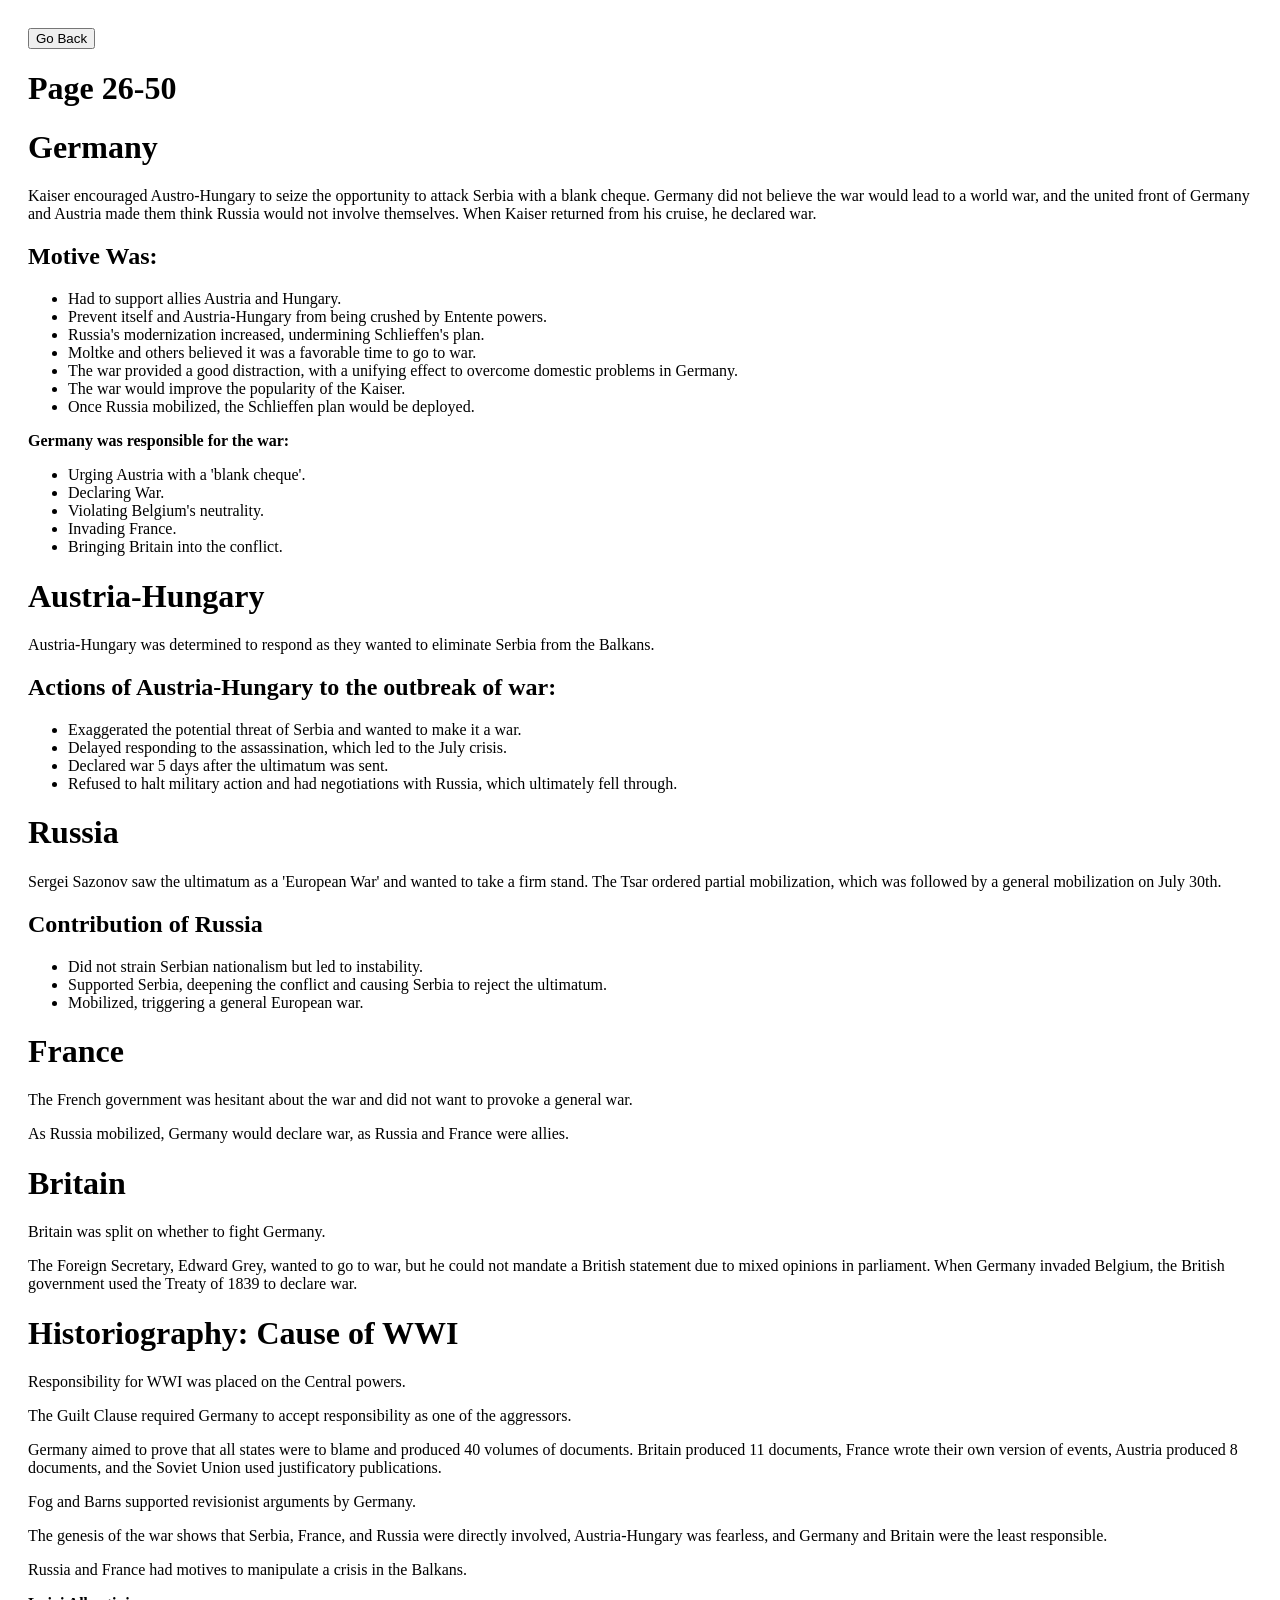
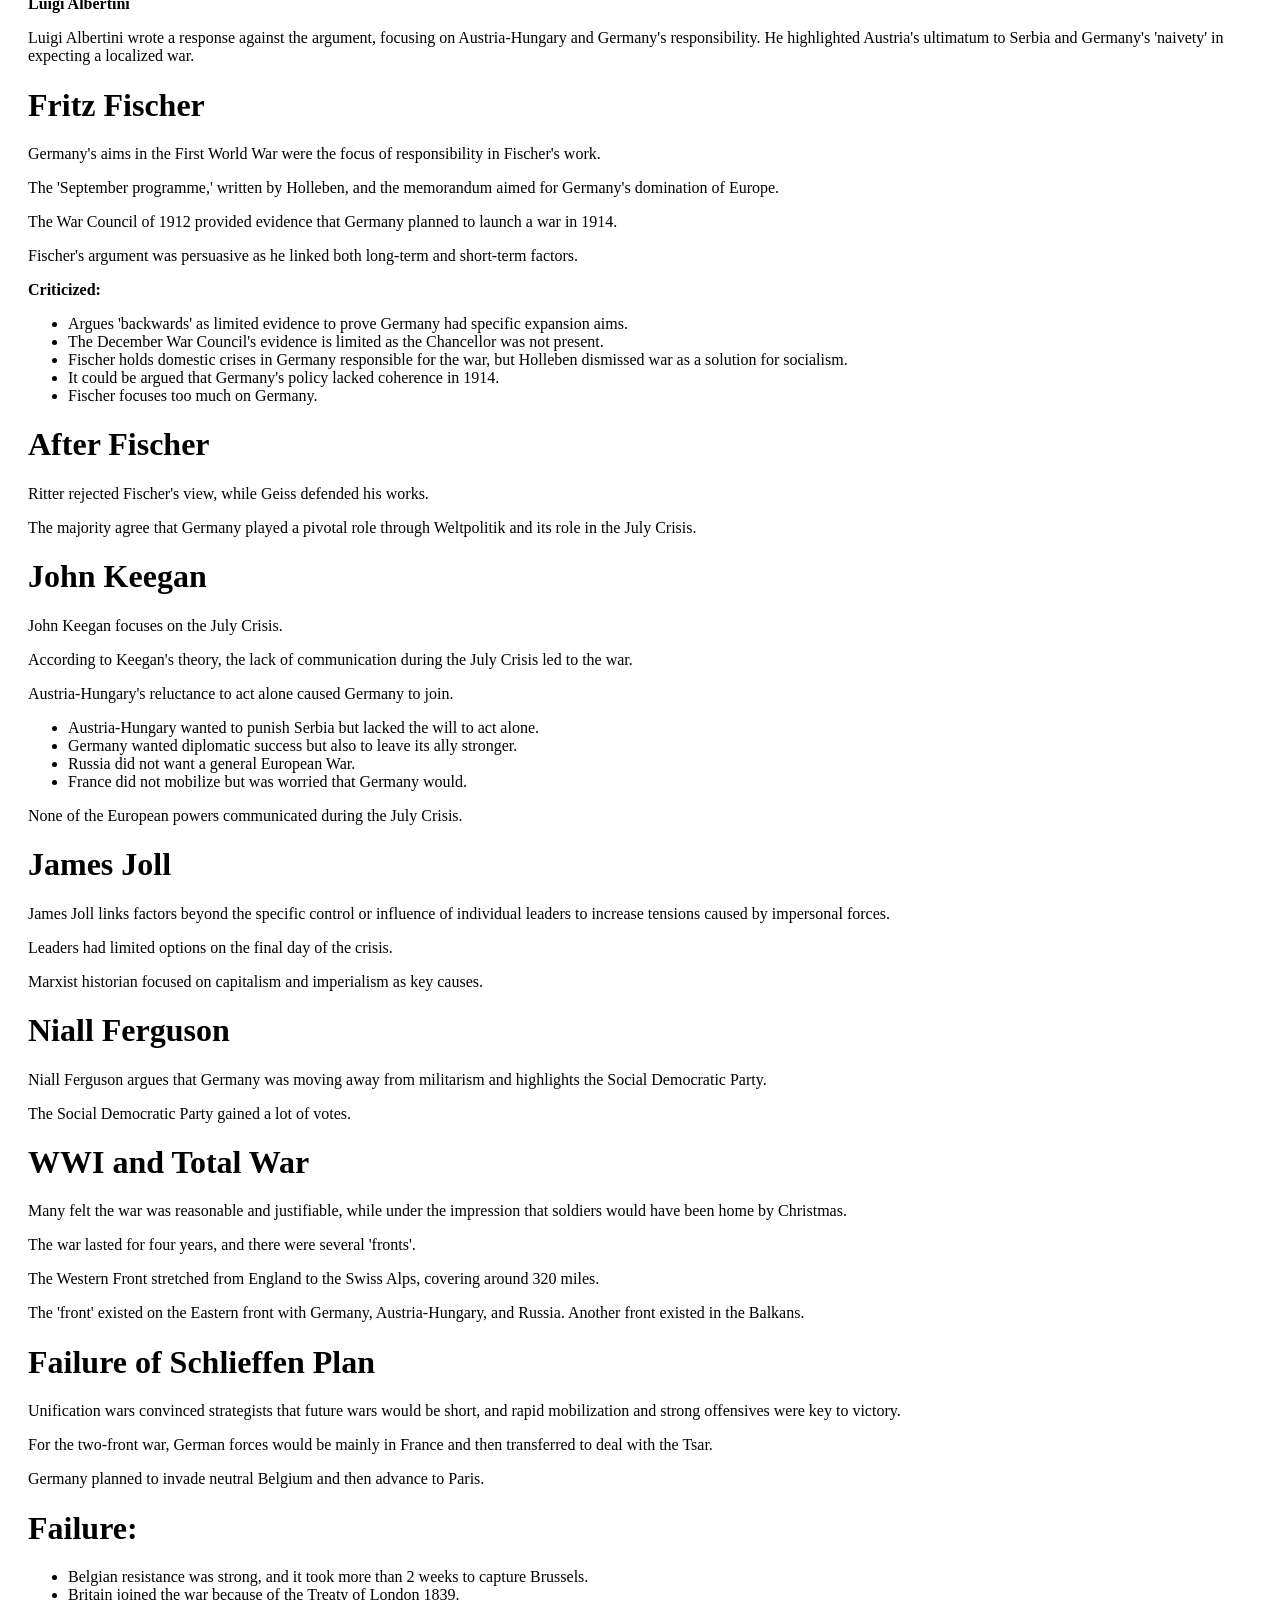
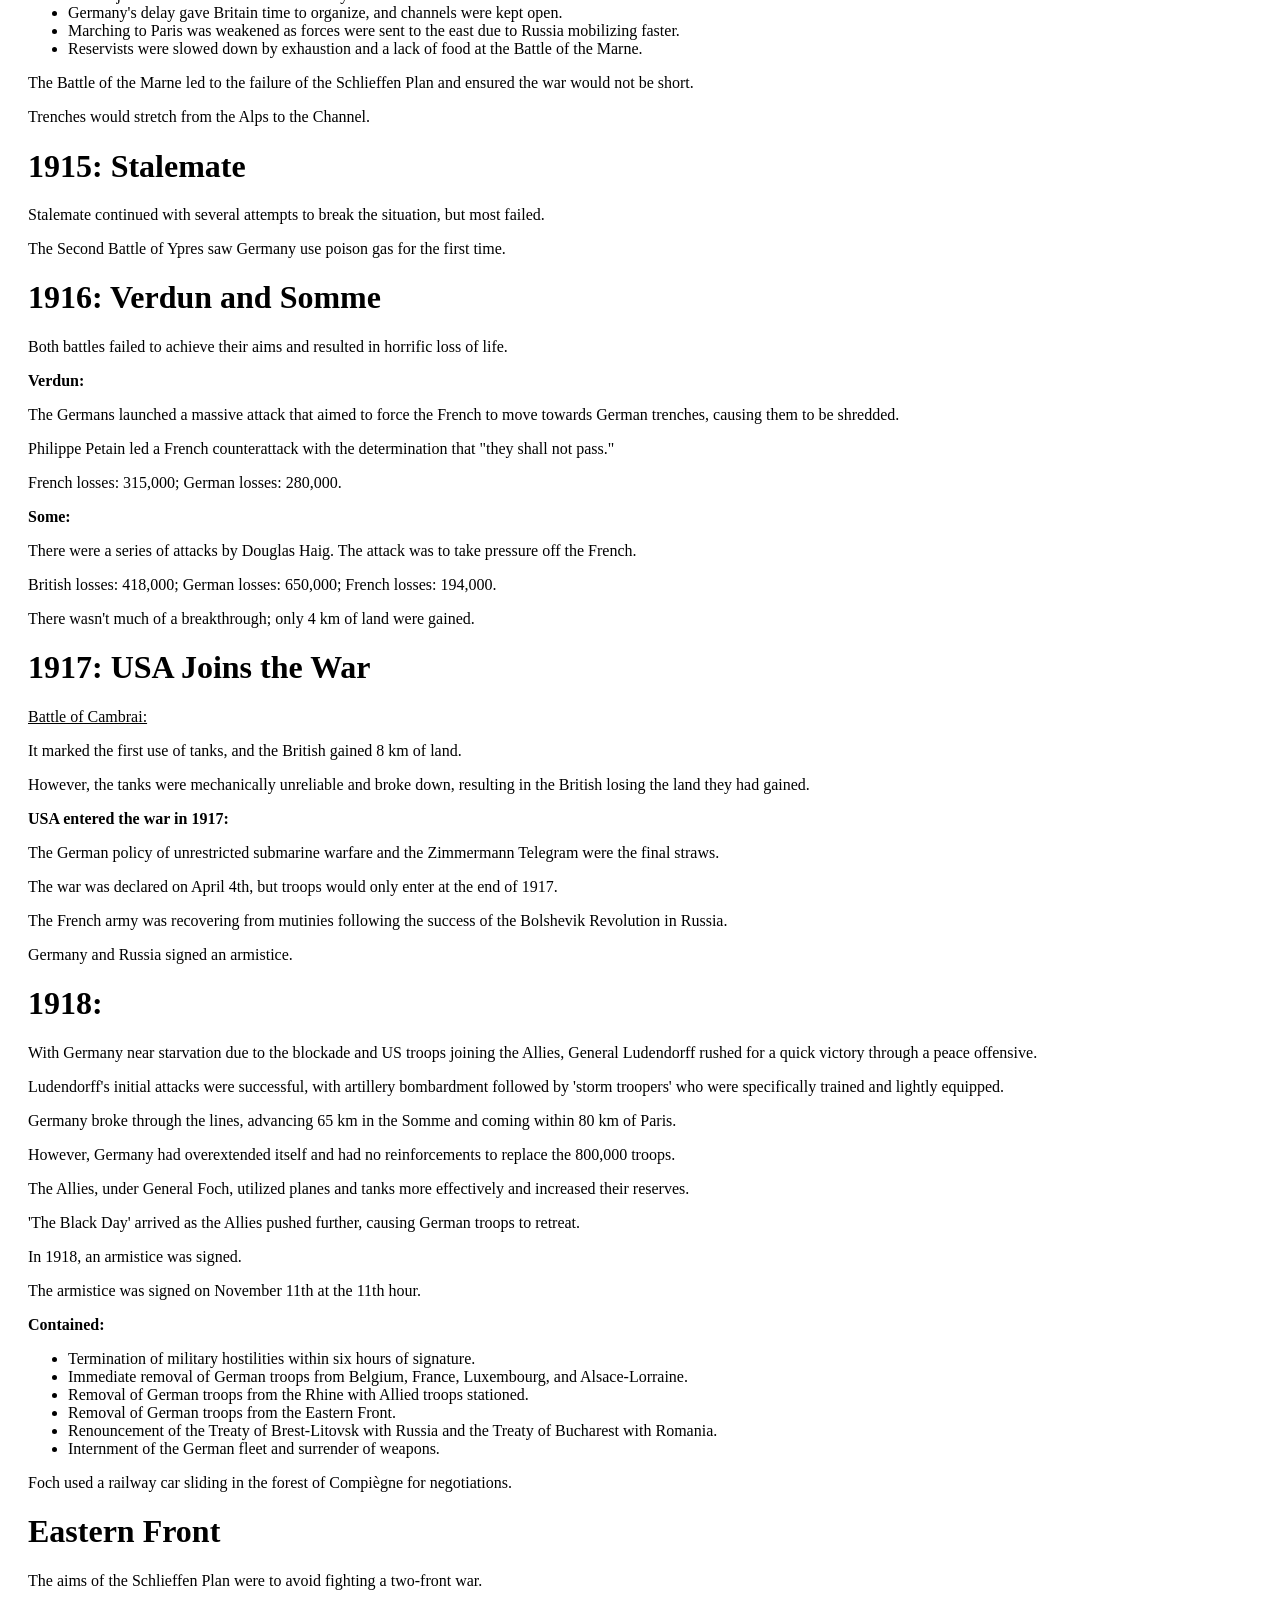
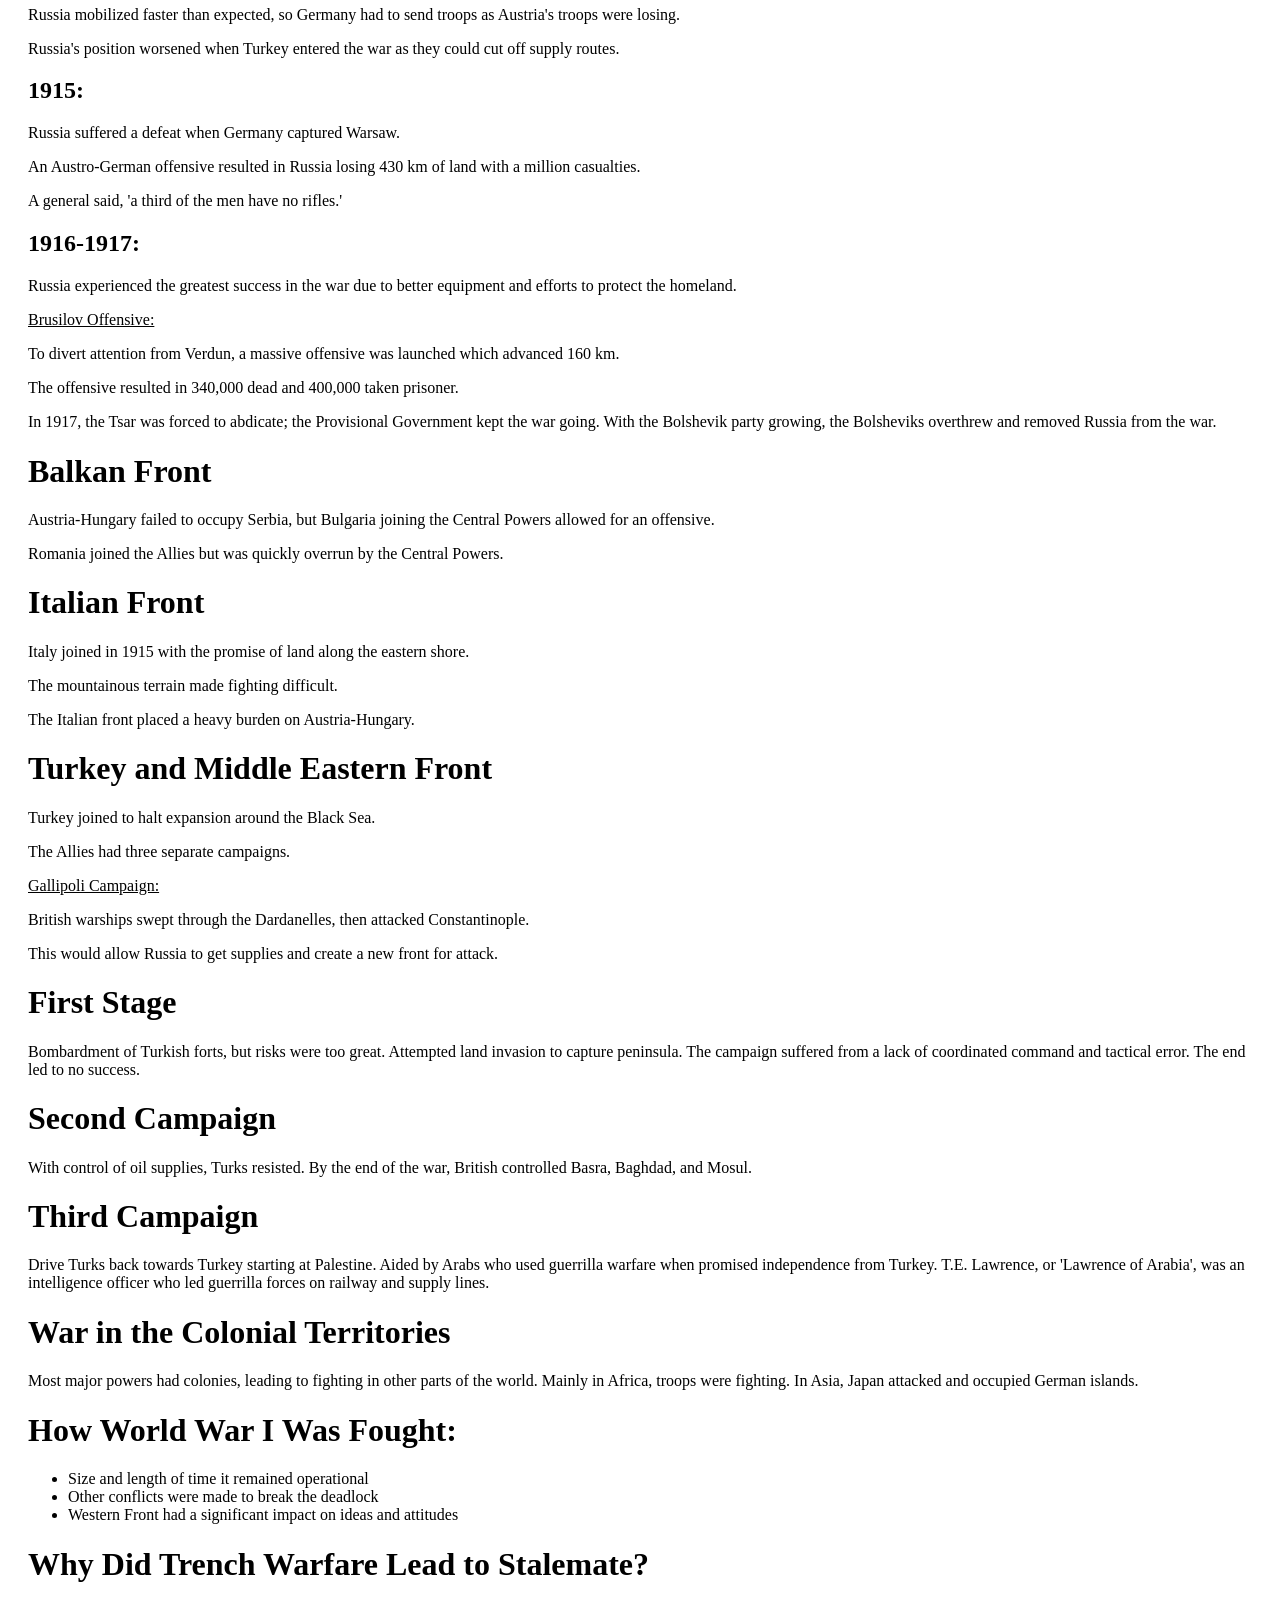
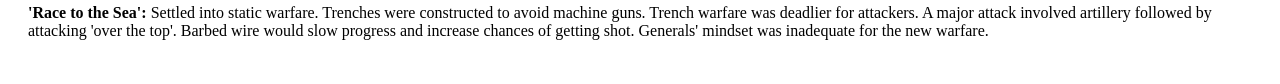
<file: NotesWebpage/History/chapter2.html>
<!DOCTYPE html>
<html lang="en">
<head>
<meta charset="UTF-8">
<meta name="viewport" content="width=device-width, initial-scale=1.0">
<title>Pages26-50 - Content</title>
<style>
  body {
    padding: 20px;
  }
</style>
  <script>
    function goBack() {
      history.back();
    }
  </script>
</head>
<body>
<button onclick="goBack()">Go Back</button>
<h1>Page 26-50</h1>
<!DOCTYPE html>
<html>
<head>
<title> Contributions of European Powers During July Crisis</title>
</head>
<body>
<h1> Germany</h1>
<p>Kaiser encouraged Austro-Hungary to seize the opportunity to attack Serbia with a blank cheque. Germany did not believe the war would lead to a world war, and the united front of Germany and Austria made them think Russia would not involve themselves. When Kaiser returned from his cruise, he declared war.</p>
<h2>Motive Was:</h2>
<ul>
<li>Had to support allies Austria and Hungary.</li>
<li>Prevent itself and Austria-Hungary from being crushed by Entente powers.</li>
<li>Russia's modernization increased, undermining Schlieffen's plan.</li>
<li>Moltke and others believed it was a favorable time to go to war.</li>
<li>The war provided a good distraction, with a unifying effect to overcome domestic problems in Germany.</li>
<li>The war would improve the popularity of the Kaiser.</li>
<li>Once Russia mobilized, the Schlieffen plan would be deployed.</li>
</ul>
<p><strong>Germany was responsible for the war:</strong></p>
<ul>
<li>Urging Austria with a 'blank cheque'.</li>
<li>Declaring War.</li>
<li>Violating Belgium's neutrality.</li>
<li>Invading France.</li>
<li>Bringing Britain into the conflict.</li>
</ul>

<h1>Austria-Hungary</h1>
<p>Austria-Hungary was determined to respond as they wanted to eliminate Serbia from the Balkans.</p>
<h2>Actions of Austria-Hungary to the outbreak of war:</h2>
<ul>
<li>Exaggerated the potential threat of Serbia and wanted to make it a war.</li>
<li>Delayed responding to the assassination, which led to the July crisis.</li>
<li>Declared war 5 days after the ultimatum was sent.</li>
<li>Refused to halt military action and had negotiations with Russia, which ultimately fell through.</li>
</ul>
  <h1> Russia</h1>
<p>Sergei Sazonov saw the ultimatum as a 'European War' and wanted to take a firm stand. The Tsar ordered partial mobilization, which was followed by a general mobilization on July 30th.</p>
<h2>Contribution of Russia</h2>
<ul>
<li>Did not strain Serbian nationalism but led to instability.</li>
<li>Supported Serbia, deepening the conflict and causing Serbia to reject the ultimatum.</li>
<li>Mobilized, triggering a general European war.</li>
</ul>

<h1>France</h1>
<p>The French government was hesitant about the war and did not want to provoke a general war.</p>
<p>As Russia mobilized, Germany would declare war, as Russia and France were allies.</p>

<h1>Britain</h1>
<p>Britain was split on whether to fight Germany.</p>
<p>The Foreign Secretary, Edward Grey, wanted to go to war, but he could not mandate a British statement due to mixed opinions in parliament. When Germany invaded Belgium, the British government used the Treaty of 1839 to declare war.</p>

<h1>Historiography: Cause of WWI</h1>
<p>Responsibility for WWI was placed on the Central powers.</p>
<p>The Guilt Clause required Germany to accept responsibility as one of the aggressors.</p>
<p>Germany aimed to prove that all states were to blame and produced 40 volumes of documents. Britain produced 11 documents, France wrote their own version of events, Austria produced 8 documents, and the Soviet Union used justificatory publications.</p>
<p>Fog and Barns supported revisionist arguments by Germany.</p>
<p>The genesis of the war shows that Serbia, France, and Russia were directly involved, Austria-Hungary was fearless, and Germany and Britain were the least responsible.</p>
<p>Russia and France had motives to manipulate a crisis in the Balkans.</p>
  <h><strong>Luigi Albertini</strong></h1>
<p>Luigi Albertini wrote a response against the argument, focusing on Austria-Hungary and Germany's responsibility. He highlighted Austria's ultimatum to Serbia and Germany's 'naivety' in expecting a localized war.</p>

<h1>Fritz Fischer</h1>
<p>Germany's aims in the First World War were the focus of responsibility in Fischer's work.</p>
<p>The 'September programme,' written by Holleben, and the memorandum aimed for Germany's domination of Europe.</p>
<p>The War Council of 1912 provided evidence that Germany planned to launch a war in 1914.</p>
<p>Fischer's argument was persuasive as he linked both long-term and short-term factors.</p>
<p><strong>Criticized:</strong></p>
<ul>
<li>Argues 'backwards' as limited evidence to prove Germany had specific expansion aims.</li>
<li>The December War Council's evidence is limited as the Chancellor was not present.</li>
<li>Fischer holds domestic crises in Germany responsible for the war, but Holleben dismissed war as a solution for socialism.</li>
<li>It could be argued that Germany's policy lacked coherence in 1914.</li>
<li>Fischer focuses too much on Germany.</li>
</ul>

<h1> After Fischer</h1>
<p>Ritter rejected Fischer's view, while Geiss defended his works.</p>
<p>The majority agree that Germany played a pivotal role through Weltpolitik and its role in the July Crisis.</p>

<h1>John Keegan</h1>
<p>John Keegan focuses on the July Crisis.</p>
<p>According to Keegan's theory, the lack of communication during the July Crisis led to the war.</p>
<p>Austria-Hungary's reluctance to act alone caused Germany to join.</p>
<ul>
<li>Austria-Hungary wanted to punish Serbia but lacked the will to act alone.</li>
<li>Germany wanted diplomatic success but also to leave its ally stronger.</li>
<li>Russia did not want a general European War.</li>
<li>France did not mobilize but was worried that Germany would.</li>
</ul>
<p>None of the European powers communicated during the July Crisis.</p>

<h1>James Joll</h1>
<p>James Joll links factors beyond the specific control or influence of individual leaders to increase tensions caused by impersonal forces.</p>
<p>Leaders had limited options on the final day of the crisis.</p>
<p>Marxist historian focused on capitalism and imperialism as key causes.</p>

<h1>Niall Ferguson</h1>
<p>Niall Ferguson argues that Germany was moving away from militarism and highlights the Social Democratic Party.</p>
<p>The Social Democratic Party gained a lot of votes.</p>
  <h1><strong>WWI and Total War</strong></h1>
<p>Many felt the war was reasonable and justifiable, while under the impression that soldiers would have been home by Christmas.</p>
<p>The war lasted for four years, and there were several 'fronts'.</p>
<p>The Western Front stretched from England to the Swiss Alps, covering around 320 miles.</p>
<p>The 'front' existed on the Eastern front with Germany, Austria-Hungary, and Russia. Another front existed in the Balkans.</p>

<h1><strong>Failure of Schlieffen Plan</strong></h1>
<p>Unification wars convinced strategists that future wars would be short, and rapid mobilization and strong offensives were key to victory.</p>
<p>For the two-front war, German forces would be mainly in France and then transferred to deal with the Tsar.</p>
<p>Germany planned to invade neutral Belgium and then advance to Paris.</p>

<h1><strong>Failure:</strong></h1>
<ul>
<li>Belgian resistance was strong, and it took more than 2 weeks to capture Brussels.</li>
<li>Britain joined the war because of the Treaty of London 1839.</li>
<li>Germany's delay gave Britain time to organize, and channels were kept open.</li>
<li>Marching to Paris was weakened as forces were sent to the east due to Russia mobilizing faster.</li>
<li>Reservists were slowed down by exhaustion and a lack of food at the Battle of the Marne.</li>
</ul>
<p>The Battle of the Marne led to the failure of the Schlieffen Plan and ensured the war would not be short.</p>

<p>Trenches would stretch from the Alps to the Channel.</p>

<h1><strong>1915: Stalemate</strong></h1>
  <p>Stalemate continued with several attempts to break the situation, but most failed.</p>
<p>The Second Battle of Ypres saw Germany use poison gas for the first time.</p>

<h1><strong>1916: Verdun and Somme</strong></h1>
<p>Both battles failed to achieve their aims and resulted in horrific loss of life.</p>
<p><strong>Verdun:</strong></p>
<p>The Germans launched a massive attack that aimed to force the French to move towards German trenches, causing them to be shredded.</p>
<p>Philippe Petain led a French counterattack with the determination that "they shall not pass."</p>
<p>French losses: 315,000; German losses: 280,000.</p>

<p><strong>Some:</strong></p>
<p>There were a series of attacks by Douglas Haig. The attack was to take pressure off the French.</p>
<p>British losses: 418,000; German losses: 650,000; French losses: 194,000.</p>
<p>There wasn't much of a breakthrough; only 4 km of land were gained.</p>

<h1><strong>1917: USA Joins the War</strong></h1>
<p><u>Battle of Cambrai:</u></p>
<p>It marked the first use of tanks, and the British gained 8 km of land.</p>
<p>However, the tanks were mechanically unreliable and broke down, resulting in the British losing the land they had gained.</p>

<p><strong>USA entered the war in 1917:</strong></p>
<p>The German policy of unrestricted submarine warfare and the Zimmermann Telegram were the final straws.</p>
<p>The war was declared on April 4th, but troops would only enter at the end of 1917.</p>
<p>The French army was recovering from mutinies following the success of the Bolshevik Revolution in Russia.</p>
<p>Germany and Russia signed an armistice.</p>
  <h1><strong>1918:</strong></h1>
<p>With Germany near starvation due to the blockade and US troops joining the Allies, General Ludendorff rushed for a quick victory through a peace offensive.</p>
<p>Ludendorff's initial attacks were successful, with artillery bombardment followed by 'storm troopers' who were specifically trained and lightly equipped.</p>
<p>Germany broke through the lines, advancing 65 km in the Somme and coming within 80 km of Paris.</p>
<p>However, Germany had overextended itself and had no reinforcements to replace the 800,000 troops.</p>
<p>The Allies, under General Foch, utilized planes and tanks more effectively and increased their reserves.</p>
<p>'The Black Day' arrived as the Allies pushed further, causing German troops to retreat.</p>
<p>In 1918, an armistice was signed.</p>
<p>The armistice was signed on November 11th at the 11th hour.</p>
  <strong>Contained:</strong>
<ul>
<li>Termination of military hostilities within six hours of signature.</li>
<li>Immediate removal of German troops from Belgium, France, Luxembourg, and Alsace-Lorraine.</li>
<li>Removal of German troops from the Rhine with Allied troops stationed.</li>
<li>Removal of German troops from the Eastern Front.</li>
<li>Renouncement of the Treaty of Brest-Litovsk with Russia and the Treaty of Bucharest with Romania.</li>
<li>Internment of the German fleet and surrender of weapons.</li>
</ul>

<p>Foch used a railway car sliding in the forest of Compiègne for negotiations.</p>
  
  <h1><strong>Eastern Front</strong></h1>
<p>The aims of the Schlieffen Plan were to avoid fighting a two-front war.</p>
<p>Russia mobilized faster than expected, so Germany had to send troops as Austria's troops were losing.</p>
<p>Russia's position worsened when Turkey entered the war as they could cut off supply routes.</p>

<h2><strong>1915:</strong></h2>
<p>Russia suffered a defeat when Germany captured Warsaw.</p>
<p>An Austro-German offensive resulted in Russia losing 430 km of land with a million casualties.</p>
<p>A general said, 'a third of the men have no rifles.'</p>

<h2><strong>1916-1917:</strong></h2>
<p>Russia experienced the greatest success in the war due to better equipment and efforts to protect the homeland.</p>
<p><u>Brusilov Offensive:</u></p>
<p>To divert attention from Verdun, a massive offensive was launched which advanced 160 km.</p>
<p>The offensive resulted in 340,000 dead and 400,000 taken prisoner.</p>
<p>In 1917, the Tsar was forced to abdicate; the Provisional Government kept the war going. With the Bolshevik party growing, the Bolsheviks overthrew and removed Russia from the war.</p>

<h1><strong>Balkan Front</strong></h1>
<p>Austria-Hungary failed to occupy Serbia, but Bulgaria joining the Central Powers allowed for an offensive.</p>
<p>Romania joined the Allies but was quickly overrun by the Central Powers.</p>

<h1><strong>Italian Front</strong></h1>
<p>Italy joined in 1915 with the promise of land along the eastern shore.</p>
<p>The mountainous terrain made fighting difficult.</p>
<p>The Italian front placed a heavy burden on Austria-Hungary.</p>

<h1><strong>Turkey and Middle Eastern Front</strong></h1>
<p>Turkey joined to halt expansion around the Black Sea.</p>
<p>The Allies had three separate campaigns.</p>
<p><u>Gallipoli Campaign:</u></p>
<p>British warships swept through the Dardanelles, then attacked Constantinople.</p>
<p>This would allow Russia to get supplies and create a new front for attack.</p>
  
  <h1><strong>First Stage</strong></h2>
    <p>Bombardment of Turkish forts, but risks were too great. Attempted land invasion to capture peninsula. The campaign suffered from a lack of coordinated command and tactical error. The end led to no success.</p>

    <h1><strong>Second Campaign</strong></h2>
    <p>With control of oil supplies, Turks resisted. By the end of the war, British controlled Basra, Baghdad, and Mosul.</p>

    <h1><strong>Third Campaign</strong></h2>
    <p>Drive Turks back towards Turkey starting at Palestine. Aided by Arabs who used guerrilla warfare when promised independence from Turkey. T.E. Lawrence, or 'Lawrence of Arabia', was an intelligence officer who led guerrilla forces on railway and supply lines.</p>

    <h1><strong>War in the Colonial Territories</strong></h2>
    <p>Most major powers had colonies, leading to fighting in other parts of the world. Mainly in Africa, troops were fighting. In Asia, Japan attacked and occupied German islands.</p>

    <h1>How World War I Was Fought:</h2>
    <ul>
        <li>Size and length of time it remained operational</li>
        <li>Other conflicts were made to break the deadlock</li>
        <li>Western Front had a significant impact on ideas and attitudes</li>
    </ul>

    <h1><strong>Why Did Trench Warfare Lead to Stalemate?</strong></h2>
    <p><strong>'Race to the Sea':</strong> Settled into static warfare. Trenches were constructed to avoid machine guns. Trench warfare was deadlier for attackers. A major attack involved artillery followed by attacking 'over the top'. Barbed wire would slow progress and increase chances of getting shot. Generals' mindset was inadequate for the new warfare.</p>

</body>
</html>
</file>
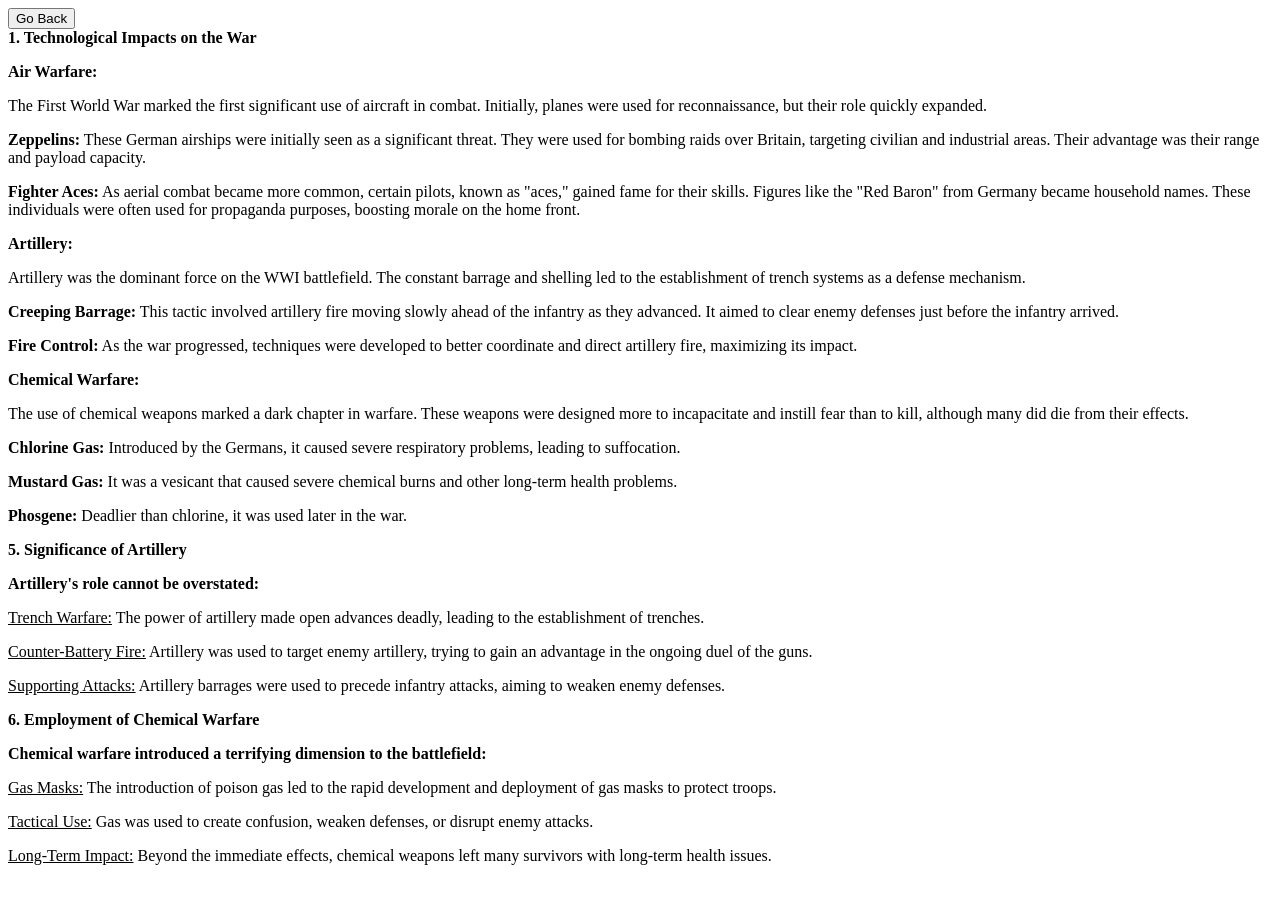
<file: NotesWebpage/History/chapter3.html>
<!DOCTYPE html>
<html>
<head>
<style>
  /* Define styles for bold */
  .bold {
    font-weight: bold;
  }
  .underline {
    text-decoration: underline;
  }
</style>
  <script>
    function goBack() {
      history.back();
    }
  </script>
</head>
<body>
<button onclick="goBack()">Go Back</button>

<div class="bold">1. Technological Impacts on the War</div>

<p><span class="bold">Air Warfare:</span></p>
<p>The First World War marked the first significant use of aircraft in combat. Initially, planes were used for reconnaissance, but their role quickly expanded.</p>
<p><span class="bold">Zeppelins:</span> These German airships were initially seen as a significant threat. They were used for bombing raids over Britain, targeting civilian and industrial areas. Their advantage was their range and payload capacity.</p>
<p><span class="bold">Fighter Aces:</span> As aerial combat became more common, certain pilots, known as "aces," gained fame for their skills. Figures like the "Red Baron" from Germany became household names. These individuals were often used for propaganda purposes, boosting morale on the home front.</p>

<p><span class="bold">Artillery:</span></p>
<p>Artillery was the dominant force on the WWI battlefield. The constant barrage and shelling led to the establishment of trench systems as a defense mechanism.</p>
<p><span class="bold">Creeping Barrage:</span> This tactic involved artillery fire moving slowly ahead of the infantry as they advanced. It aimed to clear enemy defenses just before the infantry arrived.</p>
<p><span class="bold">Fire Control:</span> As the war progressed, techniques were developed to better coordinate and direct artillery fire, maximizing its impact.</p>

<!-- Section: Chemical Warfare -->
<p><span class="bold">Chemical Warfare:</span></p>
<p>The use of chemical weapons marked a dark chapter in warfare. These weapons were designed more to incapacitate and instill fear than to kill, although many did die from their effects.</p>
<p><span class="bold">Chlorine Gas:</span> Introduced by the Germans, it caused severe respiratory problems, leading to suffocation.</p>
<p><span class="bold">Mustard Gas:</span> It was a vesicant that caused severe chemical burns and other long-term health problems.</p>
<p><span class="bold">Phosgene:</span> Deadlier than chlorine, it was used later in the war.</p>
<p><span class="bold">5. Significance of Artillery</span></p>
<p><span class="bold">Artillery's role cannot be overstated:</span></p>
<p><span class="underline">Trench Warfare:</span> The power of artillery made open advances deadly, leading to the establishment of trenches.</p>
<p><span class="underline">Counter-Battery Fire:</span> Artillery was used to target enemy artillery, trying to gain an advantage in the ongoing duel of the guns.</p>
<p><span class="underline">Supporting Attacks:</span> Artillery barrages were used to precede infantry attacks, aiming to weaken enemy defenses.</p>

<!-- Section 6: Employment of Chemical Warfare -->
<p><span class="bold">6. Employment of Chemical Warfare</span></p>
<p><span class="bold">Chemical warfare introduced a terrifying dimension to the battlefield:</span></p>
<p><span class="underline">Gas Masks:</span> The introduction of poison gas led to the rapid development and deployment of gas masks to protect troops.</p>
<p><span class="underline">Tactical Use:</span> Gas was used to create confusion, weaken defenses, or disrupt enemy attacks.</p>
<p><span class="underline">Long-Term Impact:</span> Beyond the immediate effects, chemical weapons left many survivors with long-term health issues.</p>


</body>
</html>
</file>
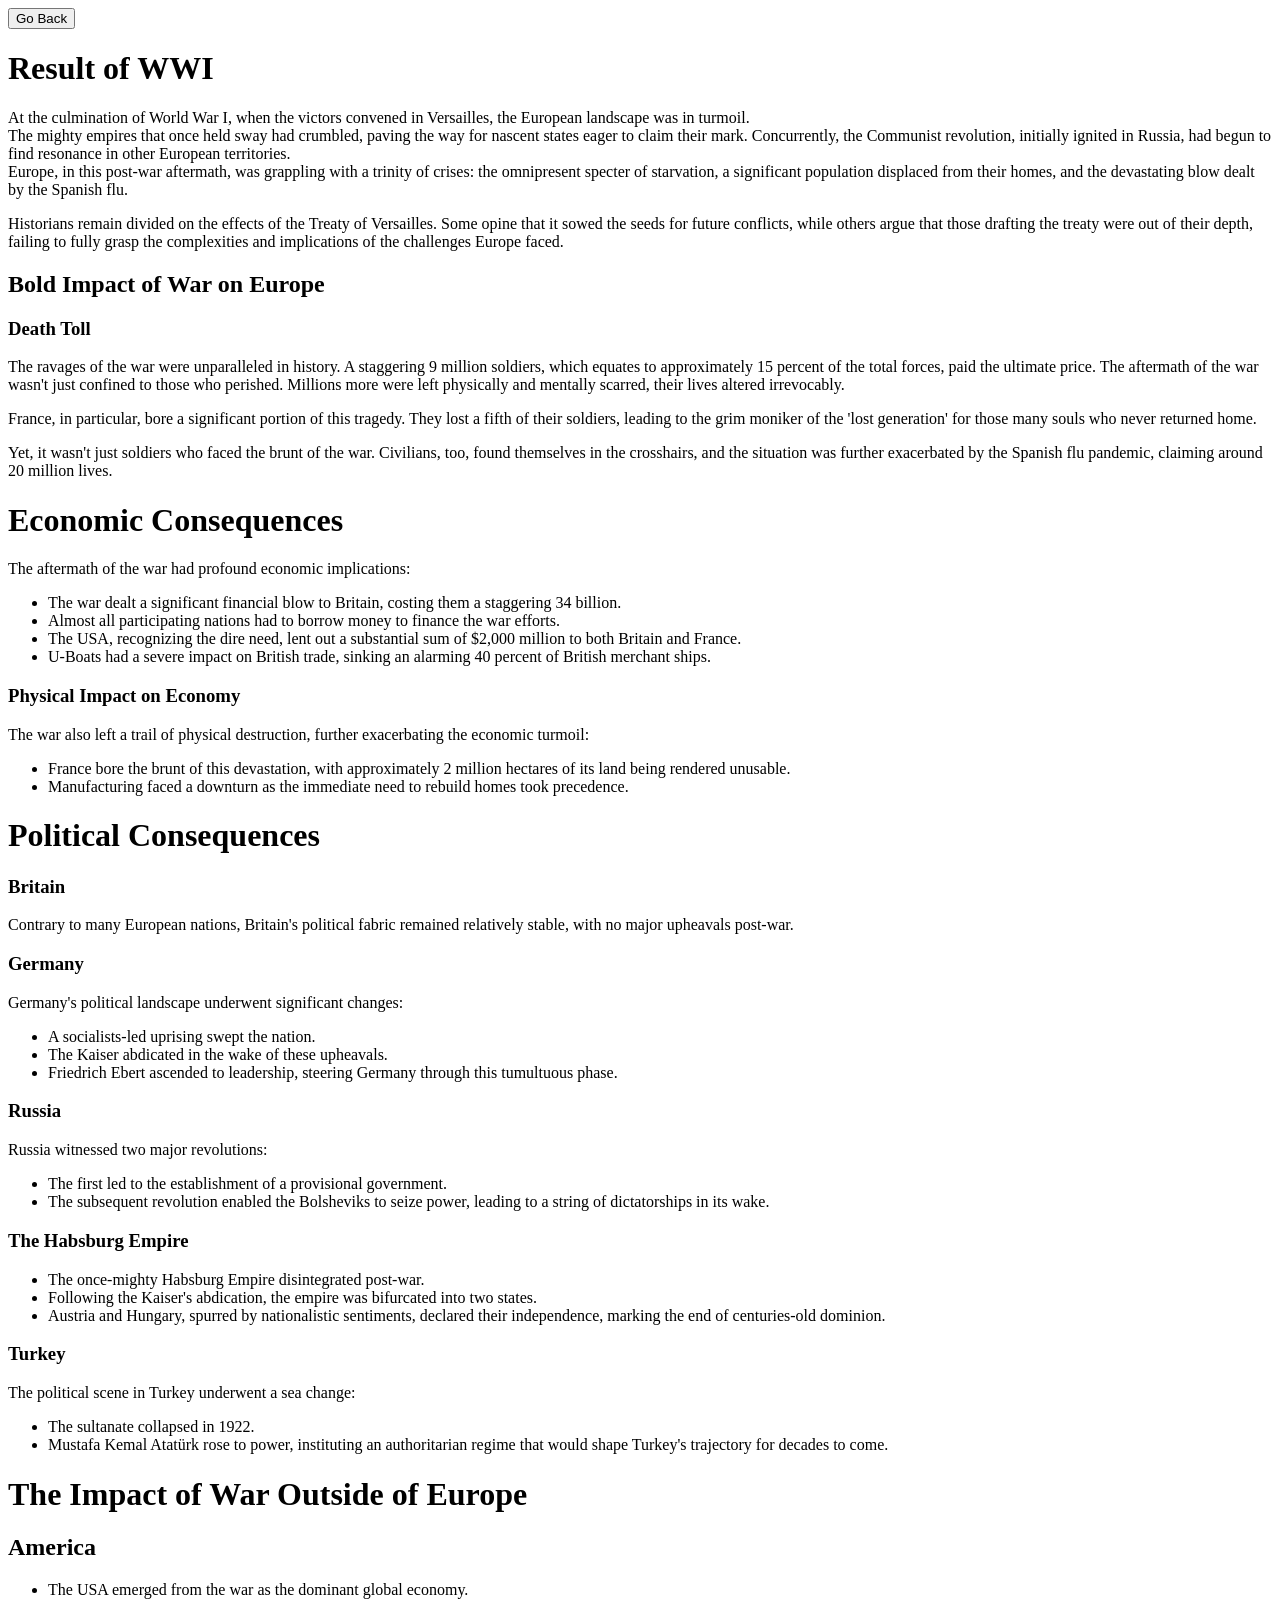
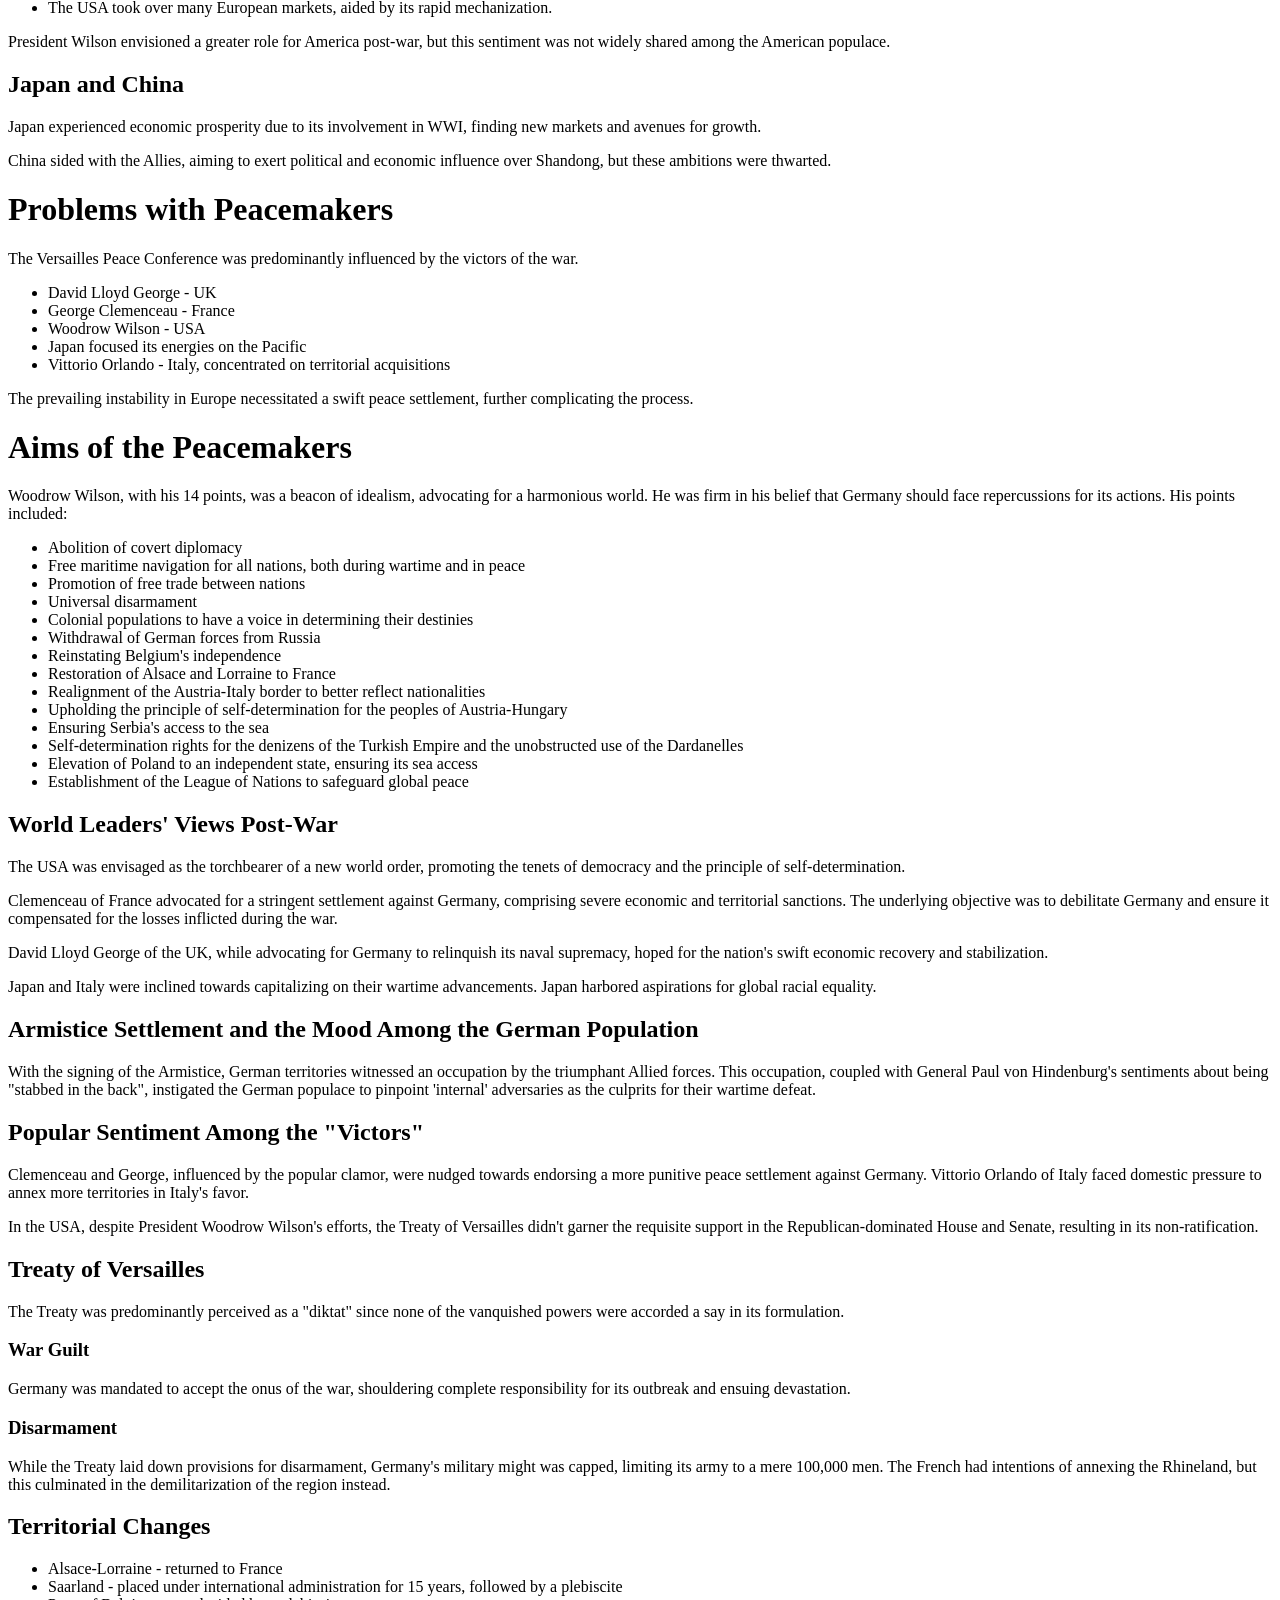
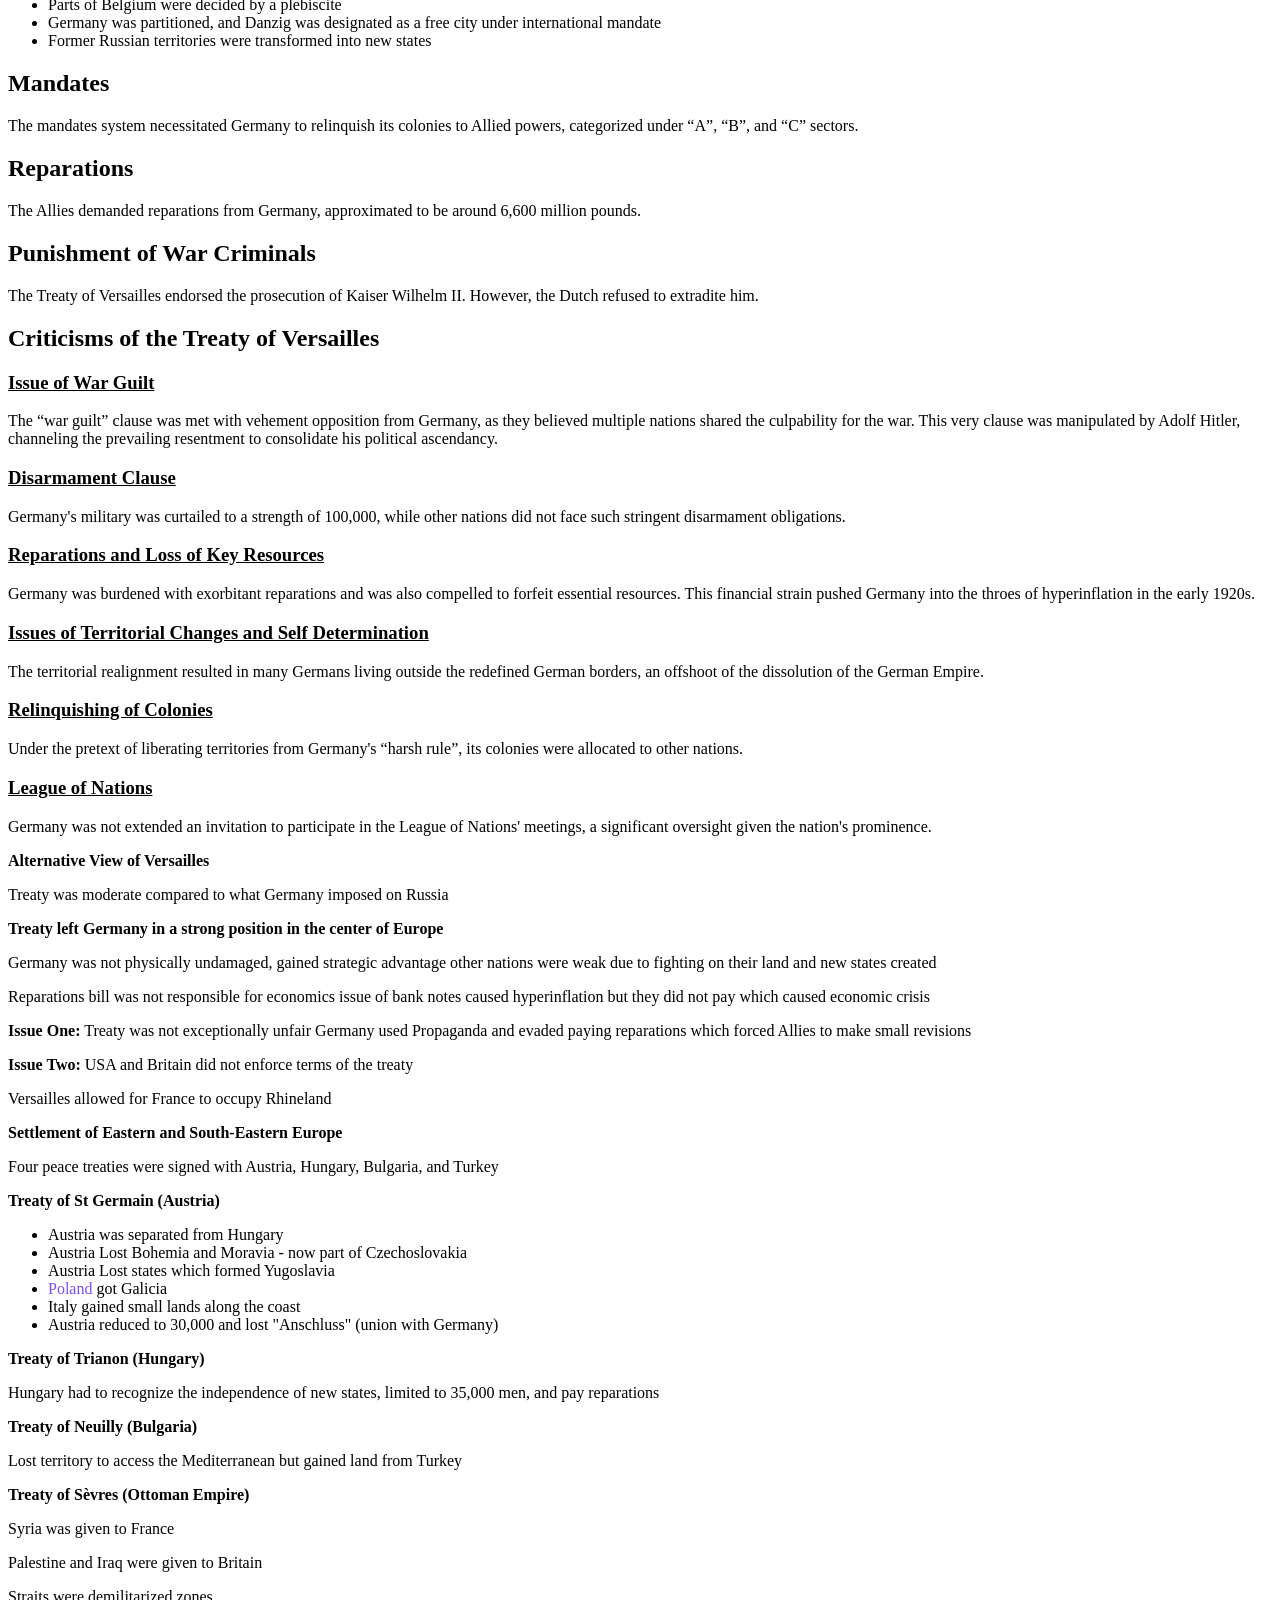
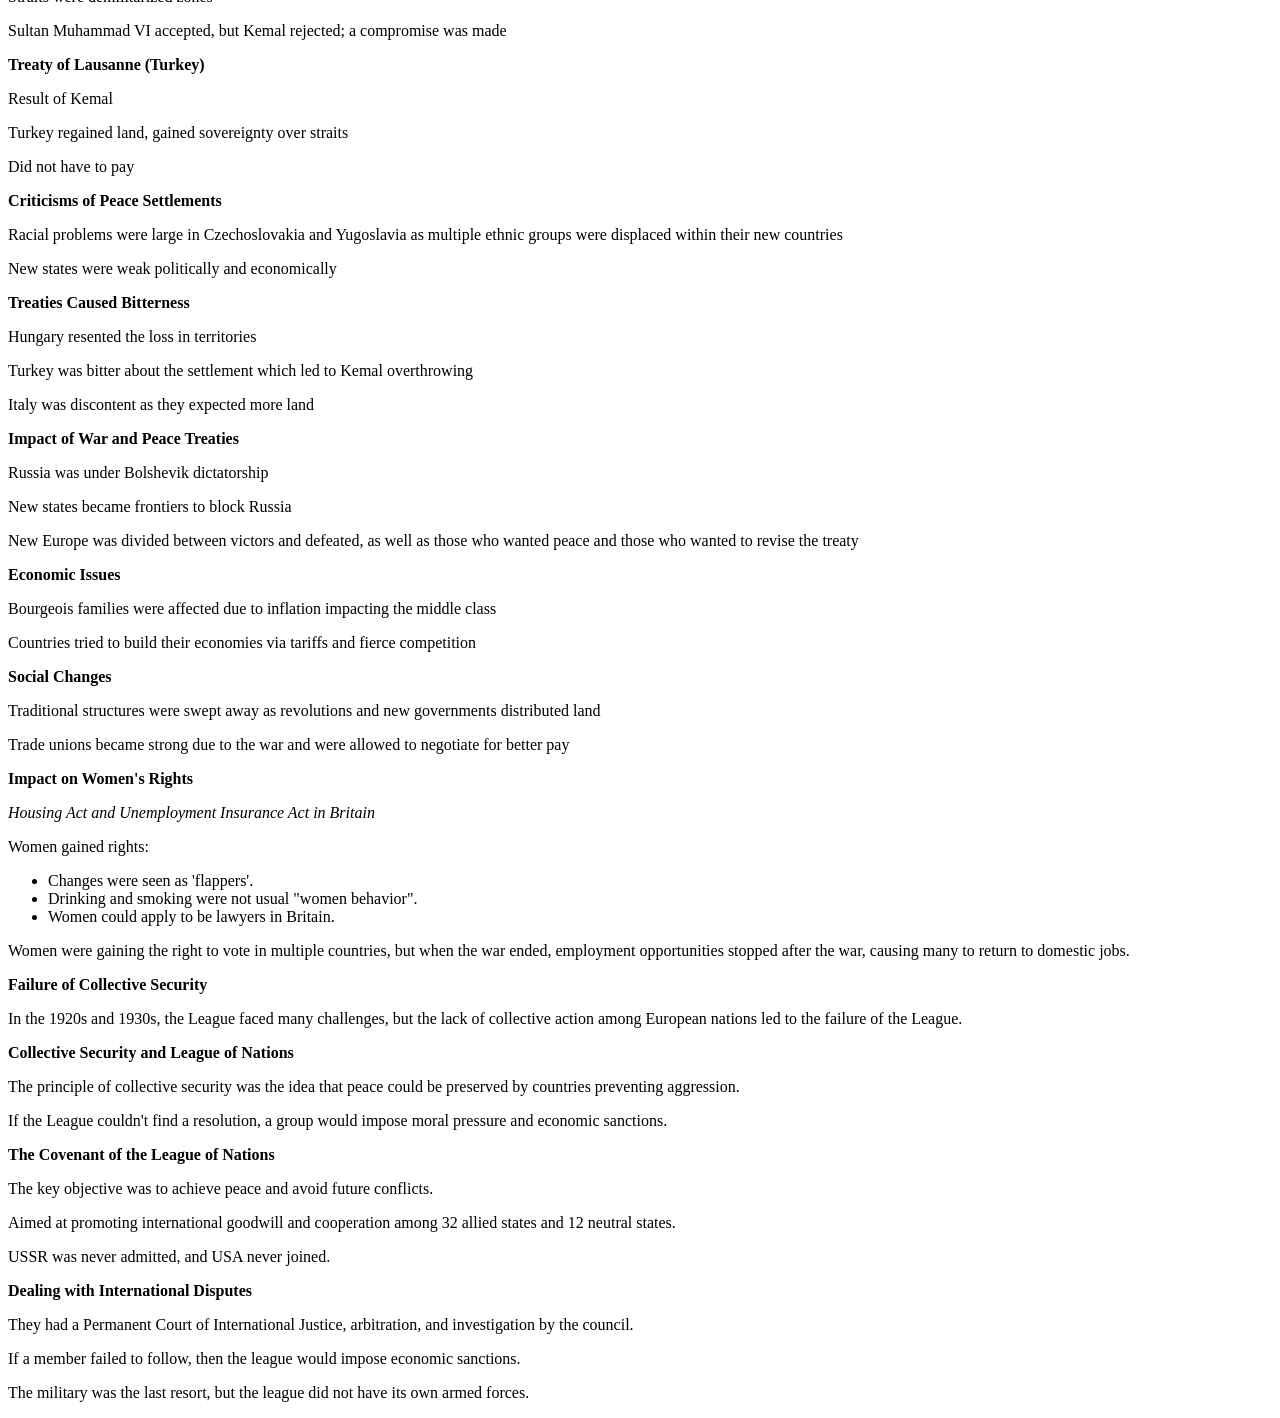
<file: NotesWebpage/History/chapter4.html>
<html>
<head>
    <title>Results of WWI</title>
     <style>
        underline {
            text-decoration: underline;
        }
    </style>
<script>
    function goBack() {
      history.back();
    }
  </script>
</head>
<body>
<button onclick="goBack()">Go Back</button>
<h1>Result of WWI</h1>
<p>At the culmination of World War I, when the victors convened in Versailles, the European landscape was in turmoil.<br> The mighty empires that once held sway had crumbled, paving the way for nascent states eager to claim their mark. Concurrently, the Communist revolution, initially ignited in Russia, had begun to find resonance in other European territories.<br> Europe, in this post-war aftermath, was grappling with a trinity of crises: the omnipresent specter of starvation, a significant population displaced from their homes, and the devastating blow dealt by the Spanish flu.</p>
<p>Historians remain divided on the effects of the Treaty of Versailles. Some opine that it sowed the seeds for future conflicts, while others argue that those drafting the treaty were out of their depth, failing to fully grasp the complexities and implications of the challenges Europe faced.</p>

<h2>Bold Impact of War on Europe</h2>
<h3>Death Toll</h3>
<p>The ravages of the war were unparalleled in history. A staggering 9 million soldiers, which equates to approximately 15 percent of the total forces, paid the ultimate price. The aftermath of the war wasn't just confined to those who perished. Millions more were left physically and mentally scarred, their lives altered irrevocably.</p>
<p>France, in particular, bore a significant portion of this tragedy. They lost a fifth of their soldiers, leading to the grim moniker of the 'lost generation' for those many souls who never returned home.</p>
<p>Yet, it wasn't just soldiers who faced the brunt of the war. Civilians, too, found themselves in the crosshairs, and the situation was further exacerbated by the Spanish flu pandemic, claiming around 20 million lives.</p>
<h1>Economic Consequences</h1>
<p>The aftermath of the war had profound economic implications:</p>
<ul>
    <li>The war dealt a significant financial blow to Britain, costing them a staggering 34 billion.</li>
    <li>Almost all participating nations had to borrow money to finance the war efforts.</li>
    <li>The USA, recognizing the dire need, lent out a substantial sum of $2,000 million to both Britain and France.</li>
    <li>U-Boats had a severe impact on British trade, sinking an alarming 40 percent of British merchant ships.</li>
</ul>

<h3>Physical Impact on Economy</h3>
<p>The war also left a trail of physical destruction, further exacerbating the economic turmoil:</p>
<ul>
    <li>France bore the brunt of this devastation, with approximately 2 million hectares of its land being rendered unusable.</li>
    <li>Manufacturing faced a downturn as the immediate need to rebuild homes took precedence.</li>
</ul>

<h1>Political Consequences</h1>

<h3>Britain</h3>
<p>Contrary to many European nations, Britain's political fabric remained relatively stable, with no major upheavals post-war.</p>

<h3>Germany</h3>
<p>Germany's political landscape underwent significant changes:</p>
<ul>
    <li>A socialists-led uprising swept the nation.</li>
    <li>The Kaiser abdicated in the wake of these upheavals.</li>
    <li>Friedrich Ebert ascended to leadership, steering Germany through this tumultuous phase.</li>
</ul>
<h3>Russia</h3>
<p>Russia witnessed two major revolutions:</p>
<ul>
    <li>The first led to the establishment of a provisional government.</li>
    <li>The subsequent revolution enabled the Bolsheviks to seize power, leading to a string of dictatorships in its wake.</li>
</ul>

<h3>The Habsburg Empire</h3>
<ul>
    <li>The once-mighty Habsburg Empire disintegrated post-war.</li>
    <li>Following the Kaiser's abdication, the empire was bifurcated into two states.</li>
    <li>Austria and Hungary, spurred by nationalistic sentiments, declared their independence, marking the end of centuries-old dominion.</li>
</ul>

<h3>Turkey</h3>
<p>The political scene in Turkey underwent a sea change:</p>
<ul>
    <li>The sultanate collapsed in 1922.</li>
    <li>Mustafa Kemal Atatürk rose to power, instituting an authoritarian regime that would shape Turkey's trajectory for decades to come.</li>
</ul>
<h1>The Impact of War Outside of Europe</h1>

<h2>America</h2>
<ul>
    <li>The USA emerged from the war as the dominant global economy.</li>
    <li>The USA took over many European markets, aided by its rapid mechanization.</li>
</ul>
<p>President Wilson envisioned a greater role for America post-war, but this sentiment was not widely shared among the American populace.</p>

<h2>Japan and China</h2>
<p>Japan experienced economic prosperity due to its involvement in WWI, finding new markets and avenues for growth.</p>
<p>China sided with the Allies, aiming to exert political and economic influence over Shandong, but these ambitions were thwarted.</p>

<h1>Problems with Peacemakers</h1>
<p>The Versailles Peace Conference was predominantly influenced by the victors of the war.</p>
<ul>
    <li>David Lloyd George - UK</li>
    <li>George Clemenceau - France</li>
    <li>Woodrow Wilson - USA</li>
    <li>Japan focused its energies on the Pacific</li>
    <li>Vittorio Orlando - Italy, concentrated on territorial acquisitions</li>
</ul>
<p>The prevailing instability in Europe necessitated a swift peace settlement, further complicating the process.</p>
<h1>Aims of the Peacemakers</h1>
<p>Woodrow Wilson, with his 14 points, was a beacon of idealism, advocating for a harmonious world. He was firm in his belief that Germany should face repercussions for its actions. His points included:</p>
<ul>
    <li>Abolition of covert diplomacy</li>
    <li>Free maritime navigation for all nations, both during wartime and in peace</li>
    <li>Promotion of free trade between nations</li>
    <li>Universal disarmament</li>
    <li>Colonial populations to have a voice in determining their destinies</li>
    <li>Withdrawal of German forces from Russia</li>
    <li>Reinstating Belgium's independence</li>
    <li>Restoration of Alsace and Lorraine to France</li>
    <li>Realignment of the Austria-Italy border to better reflect nationalities</li>
    <li>Upholding the principle of self-determination for the peoples of Austria-Hungary</li>
    <li>Ensuring Serbia's access to the sea</li>
    <li>Self-determination rights for the denizens of the Turkish Empire and the unobstructed use of the Dardanelles</li>
    <li>Elevation of Poland to an independent state, ensuring its sea access</li>
    <li>Establishment of the League of Nations to safeguard global peace</li>
</ul>
<h2>World Leaders' Views Post-War</h2>

<p>The USA was envisaged as the torchbearer of a new world order, promoting the tenets of democracy and the principle of self-determination.</p>

<p>Clemenceau of France advocated for a stringent settlement against Germany, comprising severe economic and territorial sanctions. The underlying objective was to debilitate Germany and ensure it compensated for the losses inflicted during the war.</p>

<p>David Lloyd George of the UK, while advocating for Germany to relinquish its naval supremacy, hoped for the nation's swift economic recovery and stabilization.</p>

<p>Japan and Italy were inclined towards capitalizing on their wartime advancements. Japan harbored aspirations for global racial equality.</p>

<h2>Armistice Settlement and the Mood Among the German Population</h2>
<p>With the signing of the Armistice, German territories witnessed an occupation by the triumphant Allied forces. This occupation, coupled with General Paul von Hindenburg's sentiments about being "stabbed in the back", instigated the German populace to pinpoint 'internal' adversaries as the culprits for their wartime defeat.</p>

<h2>Popular Sentiment Among the "Victors"</h2>
<p>Clemenceau and George, influenced by the popular clamor, were nudged towards endorsing a more punitive peace settlement against Germany. Vittorio Orlando of Italy faced domestic pressure to annex more territories in Italy's favor.</p>

<p>In the USA, despite President Woodrow Wilson's efforts, the Treaty of Versailles didn't garner the requisite support in the Republican-dominated House and Senate, resulting in its non-ratification.</p>
<h2>Treaty of Versailles</h2>
<p>The Treaty was predominantly perceived as a "diktat" since none of the vanquished powers were accorded a say in its formulation.</p>

<h3>War Guilt</h3>
<p>Germany was mandated to accept the onus of the war, shouldering complete responsibility for its outbreak and ensuing devastation.</p>

<h3>Disarmament</h3>
<p>While the Treaty laid down provisions for disarmament, Germany's military might was capped, limiting its army to a mere 100,000 men. The French had intentions of annexing the Rhineland, but this culminated in the demilitarization of the region instead.</p>

<h2><b>Territorial Changes</b></h2>
<ul>
    <li>Alsace-Lorraine - returned to France</li>
    <li>Saarland - placed under international administration for 15 years, followed by a plebiscite</li>
    <li>Parts of Belgium were decided by a plebiscite</li>
    <li>Germany was partitioned, and Danzig was designated as a free city under international mandate</li>
    <li>Former Russian territories were transformed into new states</li>
</ul>

<h2><b>Mandates</b></h2>
<p>The mandates system necessitated Germany to relinquish its colonies to Allied powers, categorized under “A”, “B”, and “C” sectors.</p> 
<h2><b>Reparations</b></h2>
<p>The Allies demanded reparations from Germany, approximated to be around 6,600 million pounds.</p>

<h2><b>Punishment of War Criminals</b></h2>
<p>The Treaty of Versailles endorsed the prosecution of Kaiser Wilhelm II. However, the Dutch refused to extradite him.</p>

<h2><b>Criticisms of the Treaty of Versailles</b></h2>

<h3><underline>Issue of War Guilt</underline></h3>
<p>The “war guilt” clause was met with vehement opposition from Germany, as they believed multiple nations shared the culpability for the war. This very clause was manipulated by Adolf Hitler, channeling the prevailing resentment to consolidate his political ascendancy.</p>

<h3><underline>Disarmament Clause</underline></h3>
<p>Germany's military was curtailed to a strength of 100,000, while other nations did not face such stringent disarmament obligations.</p>

<h3><underline>Reparations and Loss of Key Resources</underline></h3>
<p>Germany was burdened with exorbitant reparations and was also compelled to forfeit essential resources. This financial strain pushed Germany into the throes of hyperinflation in the early 1920s.</p>

<h3><underline>Issues of Territorial Changes and Self Determination</underline></h3>
<p>The territorial realignment resulted in many Germans living outside the redefined German borders, an offshoot of the dissolution of the German Empire.</p>

<h3><underline>Relinquishing of Colonies</underline></h3>
<p>Under the pretext of liberating territories from Germany's “harsh rule”, its colonies were allocated to other nations.</p>

</body>
</html>
<h3><underline>League of Nations</underline></h3>
<p>Germany was not extended an invitation to participate in the League of Nations' meetings, a significant oversight given the nation's prominence.</p>
<p><strong>Alternative View of Versailles</strong></p>
<p>Treaty was moderate compared to what Germany imposed on Russia</p>
<p><strong>Treaty left Germany in a strong position in the center of Europe</strong></p>
<p>Germany was not physically undamaged, gained strategic advantage 
other nations were weak due to fighting on their land and new states created</p>
<p>Reparations bill was not responsible for economics 
issue of bank notes caused hyperinflation but they did not pay which caused economic crisis</p>
<p><strong>Issue One:</strong> Treaty was not exceptionally unfair 
Germany used Propaganda and evaded paying reparations which forced Allies to make small revisions</p>
<p><strong>Issue Two:</strong> USA and Britain did not enforce terms of the treaty</p>
<p>Versailles allowed for France to occupy Rhineland</p>
<p><strong>Settlement of Eastern and South-Eastern Europe</strong></p>
<p>Four peace treaties were signed with Austria, Hungary, Bulgaria, and Turkey</p>

<p><strong>Treaty of St Germain (Austria)</strong></p>
<ul>
  <li>Austria was separated from Hungary</li>
  <li>Austria Lost Bohemia and Moravia - now part of Czechoslovakia</li>
  <li>Austria Lost states which formed Yugoslavia</li>
  <li><span style="color:#7C4DFF;">Poland</span> got Galicia</li>
  <li>Italy gained small lands along the coast</li>
  <li>Austria reduced to 30,000 and lost "Anschluss" (union with Germany)</li>
</ul>

<p><strong>Treaty of Trianon (Hungary)</strong></p>
<p>Hungary had to recognize the independence of new states, limited to 35,000 men, and pay reparations</p>
<p><strong>Treaty of Neuilly (Bulgaria)</strong></p>
<p>Lost territory to access the Mediterranean but gained land from Turkey</p>

<p><strong>Treaty of Sèvres (Ottoman Empire)</strong></p>
<p>Syria was given to France</p>
<p>Palestine and Iraq were given to Britain</p>
<p>Straits were demilitarized zones</p>
<p>Sultan Muhammad VI accepted, but Kemal rejected; a compromise was made</p>

<p><strong>Treaty of Lausanne (Turkey)</strong></p>
<p>Result of Kemal</p>
<p>Turkey regained land, gained sovereignty over straits</p>
<p>Did not have to pay</p>

<p><strong>Criticisms of Peace Settlements</strong></p>
<p>Racial problems were large in Czechoslovakia and Yugoslavia as multiple ethnic groups were displaced within their new countries</p>
<p>New states were weak politically and economically</p>

<p><strong>Treaties Caused Bitterness</strong></p>
<p>Hungary resented the loss in territories</p>
<p>Turkey was bitter about the settlement which led to Kemal overthrowing</p>
<p>Italy was discontent as they expected more land</p>


<p><strong>Impact of War and Peace Treaties</strong></p>
<p>Russia was under Bolshevik dictatorship</p>
<p>New states became frontiers to block Russia</p>
<p>New Europe was divided between victors and defeated, as well as those who wanted peace and those who wanted to revise the treaty</p>

<p><strong>Economic Issues</strong></p>
<p>Bourgeois families were affected due to inflation impacting the middle class</p>
<p>Countries tried to build their economies via tariffs and fierce competition</p>

<p><strong>Social Changes</strong></p>
<p>Traditional structures were swept away as revolutions and new governments distributed land</p>
<p>Trade unions became strong due to the war and were allowed to negotiate for better pay</p>

<p><strong>Impact on Women's Rights</strong></p>
<p><em>Housing Act and Unemployment Insurance Act in Britain</em></p>
<p>Women gained rights:</p>
<ul>
  <li>Changes were seen as 'flappers'.</li>
  <li>Drinking and smoking were not usual "women behavior".</li>
  <li>Women could apply to be lawyers in Britain.</li>
</ul>
<p>Women were gaining the right to vote in multiple countries, but when the war ended, employment opportunities stopped after the war, causing many to return to domestic jobs.</p>

<p><strong>Failure of Collective Security</strong></p>
<p>In the 1920s and 1930s, the League faced many challenges, but the lack of collective action among European nations led to the failure of the League.</p>

<p><strong>Collective Security and League of Nations</strong></p>
<p>The principle of collective security was the idea that peace could be preserved by countries preventing aggression.</p>
<p>If the League couldn't find a resolution, a group would impose moral pressure and economic sanctions.</p>
<p><strong>The Covenant of the League of Nations</strong></p>
<p>The key objective was to achieve peace and avoid future conflicts.</p>
<p>Aimed at promoting international goodwill and cooperation among 32 allied states and 12 neutral states.</p>
<p>USSR was never admitted, and USA never joined.</p>

<p><strong>Dealing with International Disputes</strong></p>
<p>They had a Permanent Court of International Justice, arbitration, and investigation by the council.</p>
<p>If a member failed to follow, then the league would impose economic sanctions.</p>
<p>The military was the last resort, but the league did not have its own armed forces.</p>

</body>
</html>
</file>
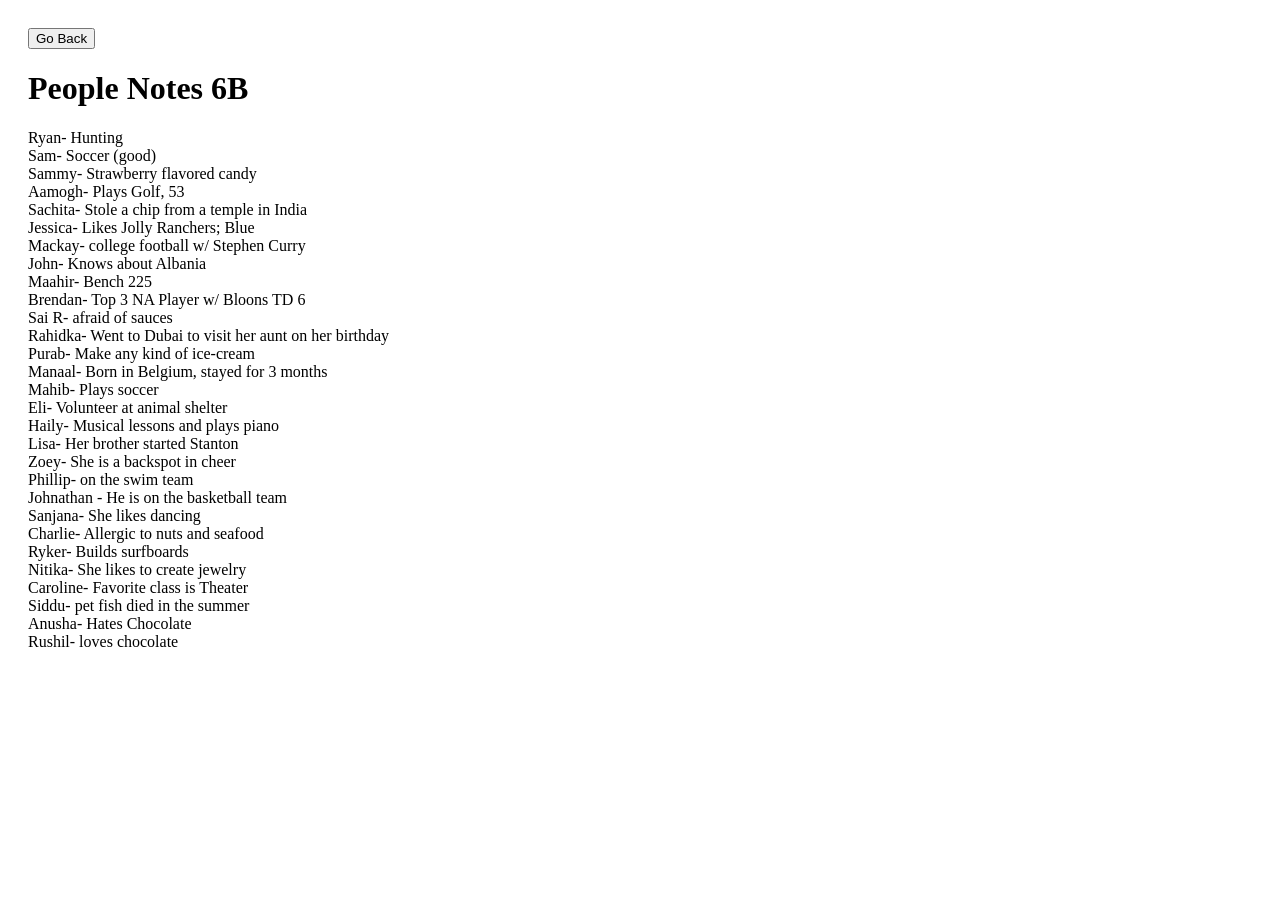
<file: NotesWebpage/History/peoplefacts.html>
<!DOCTYPE html>
<html lang="en">
<head>
<meta charset="UTF-8">
<meta name="viewport" content="width=device-width, initial-scale=1.0">
<title>People - Content</title>
<style>
  body {
    padding: 20px;
  }
</style>
 <script>
    function goBack() {
      history.back();
    }
  </script>
</head>
<body>
<button onclick="goBack()">Go Back</button>
<h1>People Notes 6B</h1>
<p id="peoplenotes">
  Ryan- Hunting <br>
  Sam- Soccer (good)<br>
  Sammy- Strawberry flavored candy <br>
  Aamogh- Plays Golf, 53 <br>
  Sachita- Stole a chip from a temple in India<br>
  Jessica- Likes Jolly Ranchers; Blue<br>
  Mackay- college football w/ Stephen Curry<br>
  John- Knows about Albania<br>
  Maahir- Bench 225<br>
  Brendan- Top 3 NA Player w/ Bloons TD 6<br>
  Sai R- afraid of sauces <br>
  Rahidka- Went to Dubai to visit her aunt on her birthday<br>
  Purab- Make any kind of ice-cream<br>
  Manaal- Born in Belgium, stayed for 3 months <br>
  Mahib- Plays soccer <br>
  Eli- Volunteer at animal shelter <br>
  Haily- Musical lessons and plays piano <br>
  Lisa- Her brother started Stanton<br>
  Zoey- She is a backspot in cheer <br>
  Phillip- on the swim team <br>
  Johnathan - He is on the basketball team<br>
  Sanjana- She likes dancing <br>
  Charlie- Allergic to nuts and seafood<br>
  Ryker- Builds surfboards<br>
  Nitika- She likes to create jewelry <br>
  Caroline- Favorite class is Theater <br>
  Siddu- pet fish died in the summer<br>
  Anusha- Hates Chocolate<br>
  Rushil- loves chocolate <br>
</p>
<!-- You can add more content for Chapter 1 here -->
</body>
</html>
</file>
